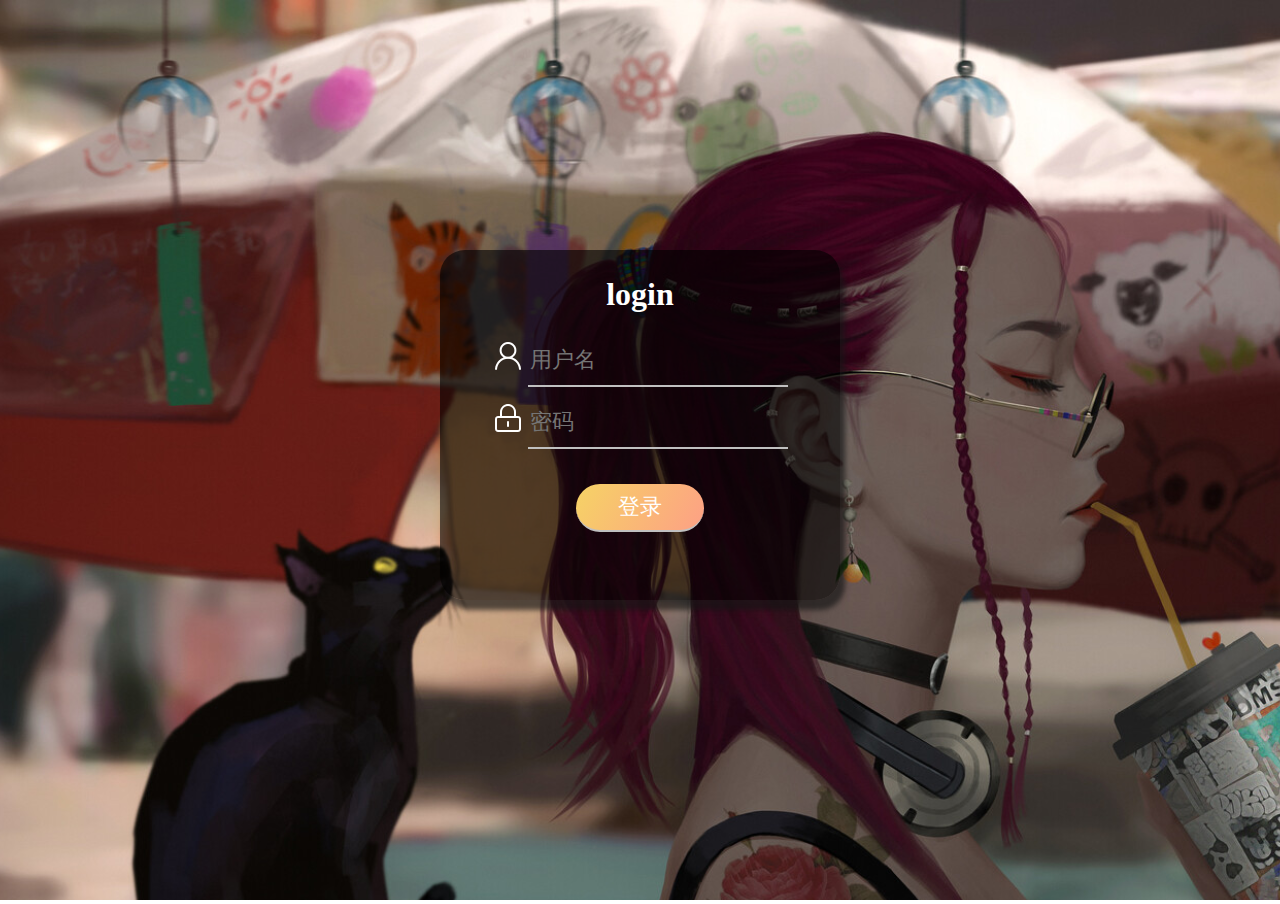
<file: index.html>
<!doctype html>
<html lang="zh">
<head>
    <meta charset="UTF-8">
    <meta http-equiv="X-UA-Compatible" content="IE=edge,chrome=1">
    <meta name="viewport" content="width=device-width, initial-scale=1.0">
    <title>bigotry</title>
    <link rel="stylesheet" type="text/css" href="css/index.css">
</head>
<body>
	

<iframe class="full" src="./html/login.html" id="iframePage" allowfullscreen="true" onload="changeFrameHeight()" frameborder="0" scrolling="no" marginwidth="0" marginheight="0"></iframe>
<script src="js/index.js" type="text/javascript"></script>


</body>
</html>
</file>
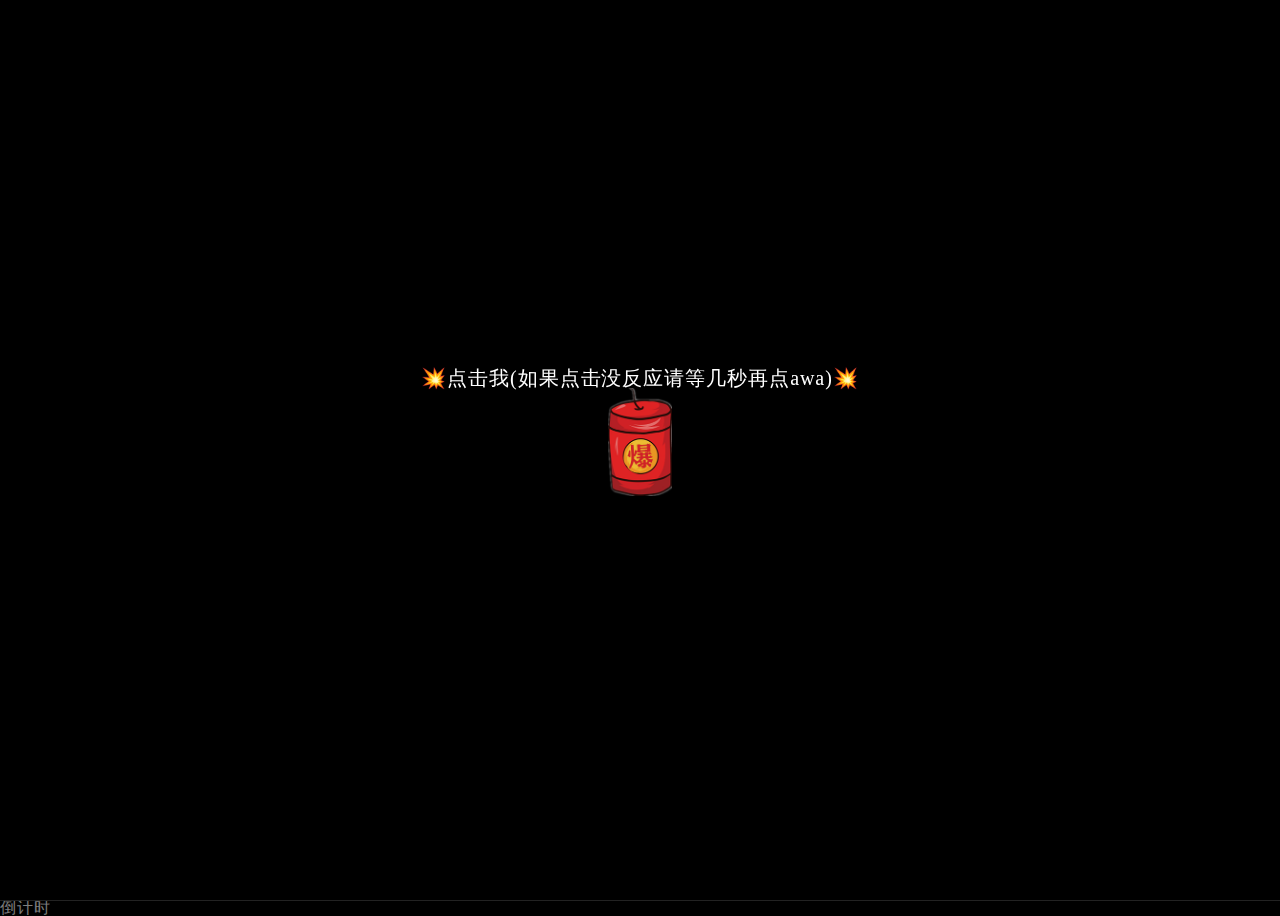
<file: html/newyear/index.html>
<!DOCTYPE html>
<html lang="en">

<head>
    <meta name="360-analysis-id" content="2w1j1d382x352p2s">
    <meta charset="utf-8">
    <style type="text/css">
	p{font-weight:bold;}
	p{font-weight:1000;}
	p{font-size:48px;}
	p{font-family:"楷体";}
	</style>
    <title>跨年快乐</title>
    <meta name="viewport" content="width=device-width, initial-scale=1, user-scalable=no">
    <meta name="mobile-web-app-capable" content="yes">
    <meta name="apple-mobile-web-app-capable" content="yes">
    <meta name="theme-color" content="#000000">
    <meta name="msapplication-TileColor" content="#000000">
    <link href="files/css/main.css" rel="stylesheet">
    <script src="files/js/jquery.min.js" type="text/javascript"></script>
    <script>
        var shouci = true;
        console.log(shouci);

        function bodyPlayMusic() {
            if (shouci) {
                shouci = false;
                audio.play();
                console.log(shouci);
            }
        };
    </script>
</head>
<!-- onclick="bodyPlayMusic()" -->

<body>

    <audio id="audioDom" src="https://download.kstore.space/download/2719/newyear/files/audio.mp3" preload="auto" loop="loop"></audio>

    <div id="yhBtn" style="position:fixed;top:0;left:0;width:100%;height:100%;z-index:999;display:flex;flex-direction:column;justify-content:center;align-items:center;color:#fff ; font-size:20px    ">
        <p>💥点击我(如果点击没反应请等几秒再点awa)💥</p>
        <img style="width:64px;margin-bottom:36px " src="files/boom.png">
    </div>

    <div style="height: 0; width: 0; position: absolute; visibility: hidden;">
        <svg xmlns="http://www.w3.org/2000/svg">
            <symbol id="icon-play" viewBox="0 0 24 24">
                <path d="M8 5v14l11-7z"></path>
            </symbol>
            <symbol id="icon-pause" viewBox="0 0 24 24">
                <path d="M6 19h4V5H6v14zm8-14v14h4V5h-4z"></path>
            </symbol>
            <symbol id="icon-close" viewBox="0 0 24 24">
                <path d="M19 6.41L17.59 5 12 10.59 6.41 5 5 6.41 10.59 12 5 17.59 6.41 19 12 13.41 17.59 19 19 17.59 13.41 12z">
                </path>
            </symbol>
            <symbol id="icon-settings" viewBox="0 0 24 24">
                <path d="M19.43 12.98c.04-.32.07-.64.07-.98s-.03-.66-.07-.98l2.11-1.65c.19-.15.24-.42.12-.64l-2-3.46c-.12-.22-.39-.3-.61-.22l-2.49 1c-.52-.4-1.08-.73-1.69-.98l-.38-2.65C14.46 2.18 14.25 2 14 2h-4c-.25 0-.46.18-.49.42l-.38 2.65c-.61.25-1.17.59-1.69.98l-2.49-1c-.23-.09-.49 0-.61.22l-2 3.46c-.13.22-.07.49.12.64l2.11 1.65c-.04.32-.07.65-.07.98s.03.66.07.98l-2.11 1.65c-.19.15-.24.42-.12.64l2 3.46c.12.22.39.3.61.22l2.49-1c.52.4 1.08.73 1.69.98l.38 2.65c.03.24.24.42.49.42h4c.25 0 .46-.18.49-.42l.38-2.65c.61-.25 1.17-.59 1.69-.98l2.49 1c.23.09.49 0 .61-.22l2-3.46c.12-.22.07-.49-.12-.64l-2.11-1.65zM12 15.5c-1.93 0-3.5-1.57-3.5-3.5s1.57-3.5 3.5-3.5 3.5 1.57 3.5 3.5-1.57 3.5-3.5 3.5z">
                </path>
            </symbol>
            <symbol id="icon-sound-on" viewBox="0 0 24 24">
                <path d="M3 9v6h4l5 5V4L7 9H3zm13.5 3c0-1.77-1.02-3.29-2.5-4.03v8.05c1.48-.73 2.5-2.25 2.5-4.02zM14 3.23v2.06c2.89.86 5 3.54 5 6.71s-2.11 5.85-5 6.71v2.06c4.01-.91 7-4.49 7-8.77s-2.99-7.86-7-8.77z">
                </path>
            </symbol>
            <symbol id="icon-sound-off" viewBox="0 0 24 24">
                <path d="M16.5 12c0-1.77-1.02-3.29-2.5-4.03v2.21l2.45 2.45c.03-.2.05-.41.05-.63zm2.5 0c0 .94-.2 1.82-.54 2.64l1.51 1.51C20.63 14.91 21 13.5 21 12c0-4.28-2.99-7.86-7-8.77v2.06c2.89.86 5 3.54 5 6.71zM4.27 3L3 4.27 7.73 9H3v6h4l5 5v-6.73l4.25 4.25c-.67.52-1.42.93-2.25 1.18v2.06c1.38-.31 2.63-.95 3.69-1.81L19.73 21 21 19.73l-9-9L4.27 3zM12 4L9.91 6.09 12 8.18V4z">
                </path>
            </symbol>
        </svg>
    </div>

    <!-- App -->
    <div class="container">
        <div class="loading-init">
            <div class="loading-init__header"></div>
            <div class="loading-init__status"></div>
        </div>
        <div class="stage-container remove">
            <div class="page_two hide">
                <div id="text" style="display:none;"><p>倒计时<br><br>还有<span id="time"></span><br><span id="text1"></span><br>彩蛋:点击屏幕任意地方即可放烟花<br><br><br><span id="copyright"></span></p></div>
                <div class="type_words" id="contents" style="font-size:1.15rem;line-height:1.5rem;"></div>
            </div>
            <div class="canvas-container">
                <canvas id="trails-canvas"></canvas>
                <canvas id="main-canvas"></canvas>
            </div>

            <div class="menu hide">
                <div class="menu__inner-wrap">

                    <div class="menu__header">设置</div>

                    <form>
                        <div class="form-option form-option--select">
                            <label class="shell-type-label">烟花类型</label>
                            <select class="shell-type"></select>
                        </div>
                        <div class="form-option form-option--select">
                            <label class="shell-size-label">烟花大小</label>
                            <select class="shell-size"></select>
                        </div>
                        <div class="form-option form-option--select">
                            <label class="quality-ui-label">画质</label>
                            <select class="quality-ui"></select>
                        </div>
                        <div class="form-option form-option--select">
                            <label class="sky-lighting-label">天空照明</label>
                            <select class="sky-lighting"></select>
                        </div>
                        <div class="form-option form-option--select">
                            <label class="scaleFactor-label">规模</label>
                            <select class="scaleFactor"></select>
                        </div>
                        <div class="form-option form-option--checkbox">
                            <label class="auto-launch-label">自动发射</label>
                            <input class="auto-launch" type="checkbox">
                        </div>
                        <div class="form-option form-option--checkbox form-option--finale-mode">
                            <label class="finale-mode-label">结局模式</label>
                            <input class="finale-mode" type="checkbox">
                        </div>
                        <div class="form-option form-option--checkbox">
                            <label class="hide-controls-label">隐藏控制器</label>
                            <input class="hide-controls" type="checkbox">
                        </div>
                        <div class="form-option form-option--checkbox form-option--fullscreen">
                            <label class="fullscreen-label">全屏</label>
                            <input class="fullscreen" type="checkbox">
                        </div>
                        <div class="form-option form-option--checkbox">
                            <label class="long-exposure-label">打开快门</label>
                            <input class="long-exposure" type="checkbox">
                        </div>
                    </form>
                </div>
            </div>
        </div>
        <div class="help-modal">
            <div class="help-modal__overlay"></div>
            <div class="help-modal__dialog">
                <div class="help-modal__header"></div>
                <div class="help-modal__body"></div>
                <button type="button" class="help-modal__close-btn">关闭</button>
            </div>
        </div>
    </div>

    <script src="files/jump.js"></script><!--!‬‏‬‫‭‫‫‬‫‭‫‬‬‏‭‭‪‏‬‎‫‬‎‎-->

    <!-- partial -->
    <script src="files/js/fscreen%401.0.1.js"></script><!--!‬‏‬‫‭‫‫‬‫‭‫‬‬‏‭‭‪‏‬‎‫‬‎‎-->
    <script src="files/js/Stage%400.1.4.js"></script><!--!‬‏‬‫‭‫‫‬‫‭‫‬‬‏‭‭‪‏‬‎‫‬‎‎-->
    <script src="files/js/MyMath.js"></script><!--!‬‏‬‫‭‫‫‬‫‭‫‬‬‏‭‭‪‏‬‎‫‬‎‎-->
    <script src="files/js/script.js"></script><!--!‬‏‬‫‭‫‫‬‫‭‫‬‬‏‭‭‪‏‬‎‫‬‎‎-->

    <script>
        function musicPlay(isPlay) {
            var media = document.querySelector('#audioDom');
            if (isPlay && media.paused) {
                media.play();
            }
            if (!isPlay && !media.paused) {
                media.pause();
            }
        }

        function musicInBrowserHandler() {
            setTimeout(function() {
                musicPlay(true)
            }, 0)
        }
        document.body.addEventListener('touchstart', musicInBrowserHandler);
        $('#yhBtn').click(e => {
            $('#yhBtn').hide()
            setTimeout(() => {
                start()
                fireworks();
            }, 1600) // 
            setTimeout(() => {
                function audioAutoPlay() {
                    var audio = document.getElementById('audioDom');
                    audio.play();
                }
                audioAutoPlay();
            }, 800) // 
            console.log(updateConfig({
                autoLaunch: true
            }));
        })

        function fireworks() {
            $('.page_one').addClass('hide');
            $('.page_two').removeClass('hide');
        }

        function start() {
            let str = $("#text").html(); //"于我而言，你是最好且是唯一"
            let str_ = ''
            let i = 0
            let content = document.getElementById('contents')
            let timer = setInterval(() => {
                if (str_.length < str.length) {
                    str_ += str[i++]
                    content.innerHTML = '<p>' + str_ + '<span class="xx" style="opacity: 1;    color: white;">∎</span></p>' //打印时加光标
                } else {
                    clearInterval(timer)
                    content.innerHTML = '<p>' + str_ + '</p>'
                }
            }, 100)
        }
    </script><!--!‬‏‬‫‭‫‫‬‫‭‫‬‬‏‭‭‪‏‬‎‫‬‎‎-->

    <script>
        var _hmt = _hmt || [];
        (function() {
            var hm = document.createElement("script");
            hm.src = "https://hm.baidu.com/hm.js?c314395e62fb55e30828e0ea8cca8b3a";
            var s = document.getElementsByTagName("script")[0];
            s.parentNode.insertBefore(hm, s);
        })();
    </script>
<script>
		function time() {
    window.setTimeout("time()", 1000);
    var seconds = 1000
    var minutes = seconds * 60
    var hours = minutes * 60
    var days = hours * 24
    var years = days * 365
    var today = new Date()
    var todayYear = today.getFullYear()
    var newYear=todayYear+1
    var lastYear=todayYear-1
    var todayMonth = today.getMonth() + 1
    var todayDate = today.getDate()
    var todayHour = today.getHours()
    var todayMinute = today.getMinutes()
    var todaySecond = today.getSeconds()
    var t1 = Date.UTC(newYear, 1, 1, 0, 00, 00)
    var t2 = Date.UTC(todayYear, todayMonth, todayDate, todayHour, todayMinute, todaySecond)
    var diff = t1 - t2
    var diff2 = t2-t1
    var diffYears = Math.floor(diff / years)
    var diffDays = Math.floor((diff / days) - diffYears * 365)
    var diffHours = Math.floor((diff - (diffYears * 365 + diffDays) * days) / hours)
    var diffMinutes = Math.floor((diff - (diffYears * 365 + diffDays) * days - diffHours * hours) / minutes)
    var diffSeconds = Math.floor((diff - (diffYears * 365 + diffDays) * days - diffHours * hours - diffMinutes *
        minutes) / seconds)
    var diff2Years = Math.floor(diff2 / years)
    var diff2Days = Math.floor((diff2 / days) - diff2Years * 365)
    var diff2Hours = Math.floor((diff2 - (diff2Years * 365 + diff2Days) * days) / hours)
    var diff2Minutes = Math.floor((diff2 - (diff2Years * 365 + diff2Days) * days - diff2Hours * hours) / minutes)
    var diff2Seconds = Math.floor((diff2 - (diff2Years * 365 + diff2Days) * days - diff2Hours * hours - diff2Minutes *
        minutes) / seconds)
     if(todayMonth==1){if(todayDate==1){document.getElementById("text1").innerHTML =  "现在是1月1日,祝你"+todayYear+"新年快乐！"}}
     else{document.getElementById("text1").innerHTML =  "提前祝你"+newYear+"新年快乐"}
     document.getElementById("time").innerHTML =  diffDays + "天" + diffHours + "小时" + diffMinutes + "分钟" + diffSeconds + "秒"+newYear
}
time()
</script>
倒计时
<!--tip:此网页引用其他脚本,非全部原创-->
</body>

</html>
</file>
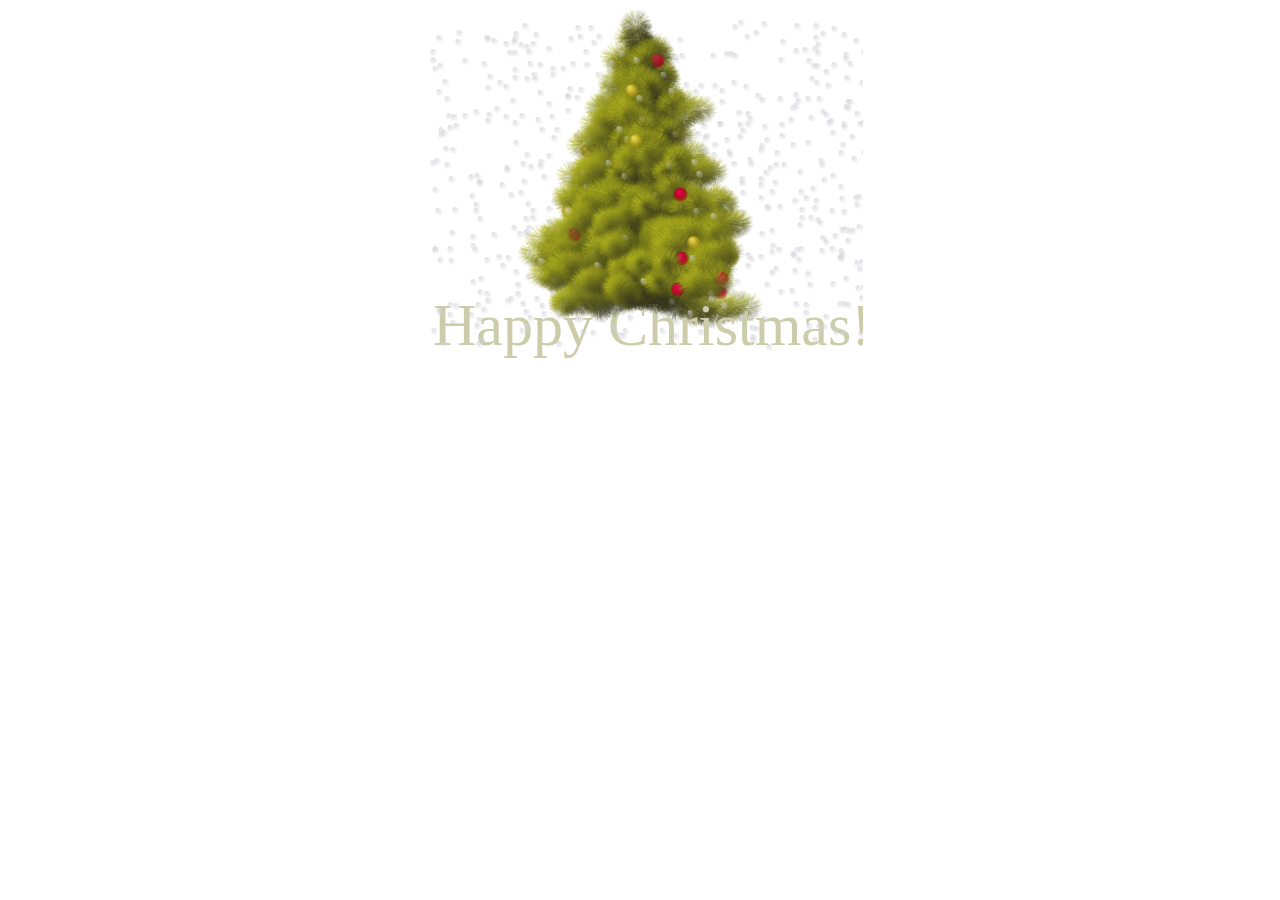
<file: html/happy.html>
<!DOCTYPE HEML PUBLIC>
<html>
    <head>
    <meta charset="utf-8">
    <title>
        From ZXW-NUDT
    </title>
        <style>
            body{text-align:center}
            html, body
            {
                width: 100%;
                height: 100%;
                margin: 0;
                padding: 0;
                border: 0;
            }
            
            div
            {
                margin: 0;
                padding: 0;
                border: 0;
            }

            .nav
            {
                position: absolute;
                top: 0;
                left: 0;
                width: 100%;
                height: 27px;
                background-color: white;
                color: black;
                text-align: center;
                line-height: 25px;
            }

            a
            {
                color: black;
                text-decoration: none;
                border-bottom: 1px dashed black;
            }

            a:hover
            {
                border-bottom: 1px solid red;
            }

            .previous
            {
                float: left;
                margin-left: 10px;
            }

            .next
            {
                float: right;
                margin-right: 10px;
            }

            .green
            {
                color: green;
            }

            .red
            {
                color: red;
            }

            textarea
            {
                width: 100%;
                height: 100%;
                border: 0;                
                padding: 0;                
                margin: 0;                
                padding-bottom: 20px;              
            }

            .block-outer            
            {                
                float: left;                
                width: 22%;                
                height: 100%;                
                padding: 5px;                
                border-left: 1px solid black;                
                margin: 30px 3px 3px 3px;                
            }

            .block-inner            
            {                
                height: 68%;                
            }

            .one
            {                
                border: 0;                
            }
        </style>
    </head>
<body marginwidth="0" marginheight="0">
    <canvas id="c" height="356" width="446">
    <script>
        var collapsed = true;
        function toggle()
        {
            var fs = top.document.getElementsByTagName('frameset')[0];
            var f = fs.getElementsByTagName('frame');
            if (collapsed)
            {
                fs.rows = '250px,*';
                fs.noResize = false;
                f[0].noResize = false;
                f[1].noResize = false;
            }

            else
            {
                fs.rows = '30px,*';
                fs.noResize = true;
                f[0].noResize = true;
                f[1].noResize = true;
            }
            collapsed = !collapsed;
        }
    </script>

    <script>
        var b = document.body;
        var c = document.getElementsByTagName('canvas')[0];
        var a = c.getContext('2d');
        document.body.clientWidth;
    </script>

    <script>
        M=Math;
        Q=M.random;J=[];
        U=16;
        T=M.sin;
        E=M.sqrt;
        for(O=k=0;x=z=j=i=k<200;)
        with(M[k]=k?c.cloneNode(0):c)
        {    
            width=height=k?32:W=446;
            with(getContext('2d'))
            if(k>10|!k)

            for(
            font='60px Impact',
            V='rgba(';I=i*U,fillStyle=k?k==13?V+'205,205,215,.15)':
            V+(147+I)+','+(k%2?128+I:0)+','+I+',.5)':'#cca',i<7;)

            beginPath(fill(arc(U-i/3,24-i/2,k==13?4-(i++)/2:8-i++,0,M.PI*2,1)));

            else for(;
            x=T(i),        
            y=Q()*2-1,        
            D=x*x+y*y,        
            B=E(D-x/.9-1.5*y+1),        
            R=67*(B+1)*(L=k/9+.8)>>1,        
            i++<W;        
            )

            if(D<1)    
            beginPath(strokeStyle=V+R+','+(R+B*L>>0)+',40,.1)'),        
            moveTo(U+x*8,U+y*8),        
            lineTo(U+x*U,U+y*U),        
            stroke();

            for(        
            y=H=k+E(k++)*25,        
            R=Q()*W;        
            P=3,j<H;)    
            J[O++]=[
                x+=T(R)*P+Q()*6-3,y+=Q()*U-8,
                z+=T(R-11)*P+Q()*6-3,
                j/H*20+((j+=U)>H&Q()>.8?Q(P=9)*4:0)>>1]
        }

        setInterval(function G(m,l)
        {    
            A=T(D-11);    
            if(l)

            return(        
            m[2]-l[2])*A+(l[0]-m[0])*T(D);        
            a.clearRect(0,0,W,W);        
            J.sort(G);

            for(
            i=0;
            L=J[i++];
            a.drawImage(M[L[3]+1],207+L[0]*A+L[2]*T(D)>>0,L[1]>>1))    
            {
                if(i==2e3)
                a.fillText
                ('Happy Christmas!',U,345);

                if(!(i%7))        
                a.drawImage(M[13],
                ((157*(i*i)+T(D*5+i*i)*5)%W)>>0,
                ((113*i+(D*i)/60)%(290+i/99))>>0);
            }    
            D+=.02
        },1)
    </script>
</body>
</html>
</file>
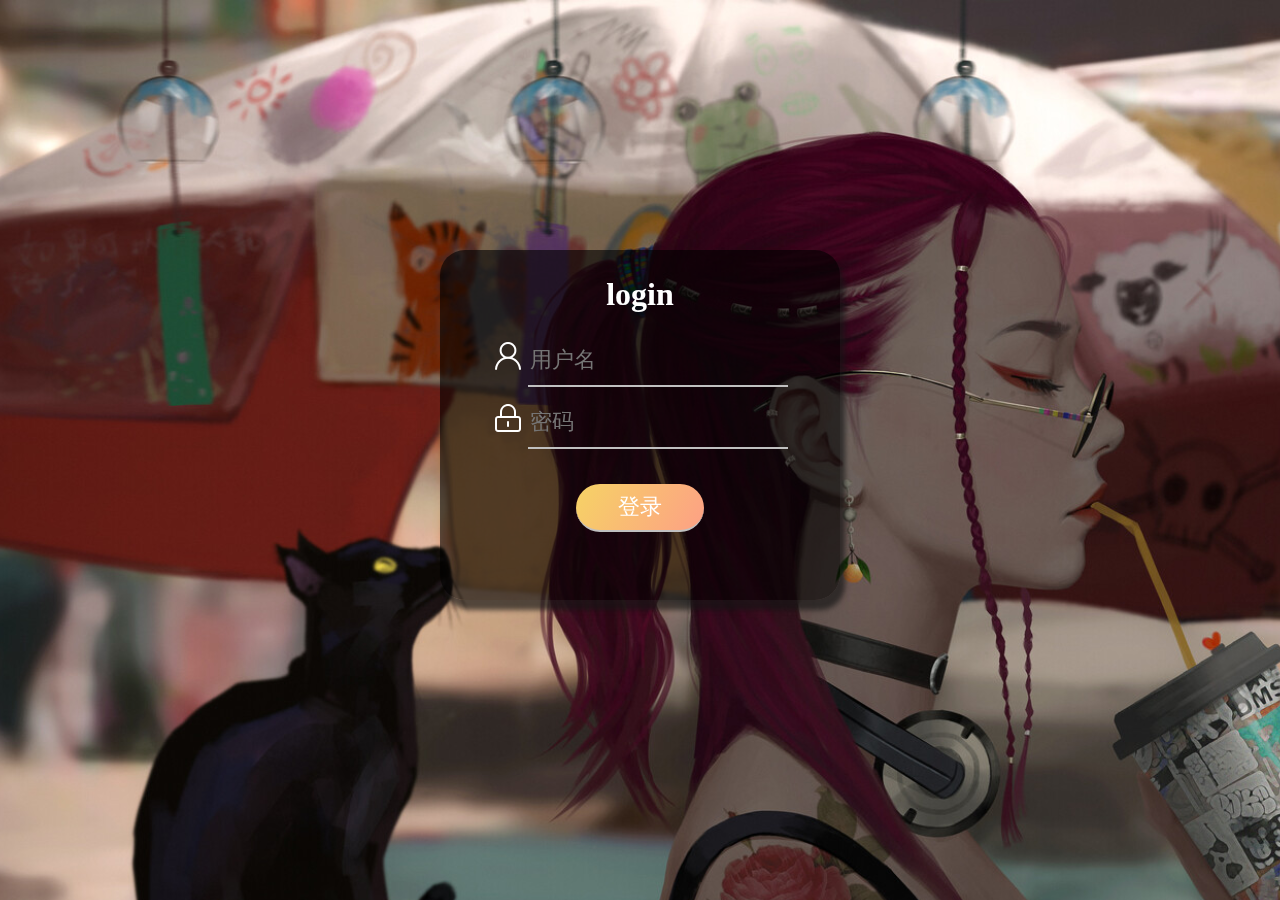
<file: html/login.html>
<!DOCTYPE html>
<html lang="en">
<head>
    <meta charset="UTF-8"/>
    <meta http-equiv="X-UA-Compatible" content="IE=edge"/>
    <meta name="viewport" content="width=device-width, initial-scale=1.0"/>
    <link rel="stylesheet" href="../css/login.css"/>
    <title>bigotry</title>
</head>
<body>
<div class=".big-box">
    <form class="login">
        <h1>login</h1>
        <img src="../img/user.png" alt="">
        <input id="userName" type="text" placeholder="用户名" required/>
        <img src="../img/lock.png" alt="">
        <input id="pwd" type="password" placeholder="密码" required/>
        <button id="login-button" type="submit" class="btn">登录</button>
    </form>
</div>
<script src="../js/jquery-2.1.1.min.js" type="text/javascript"></script>
<script src="../js/login.js" type="text/javascript"></script>
<script src="../js/md5.js" type="text/javascript"></script>
</body>
</html>
</file>
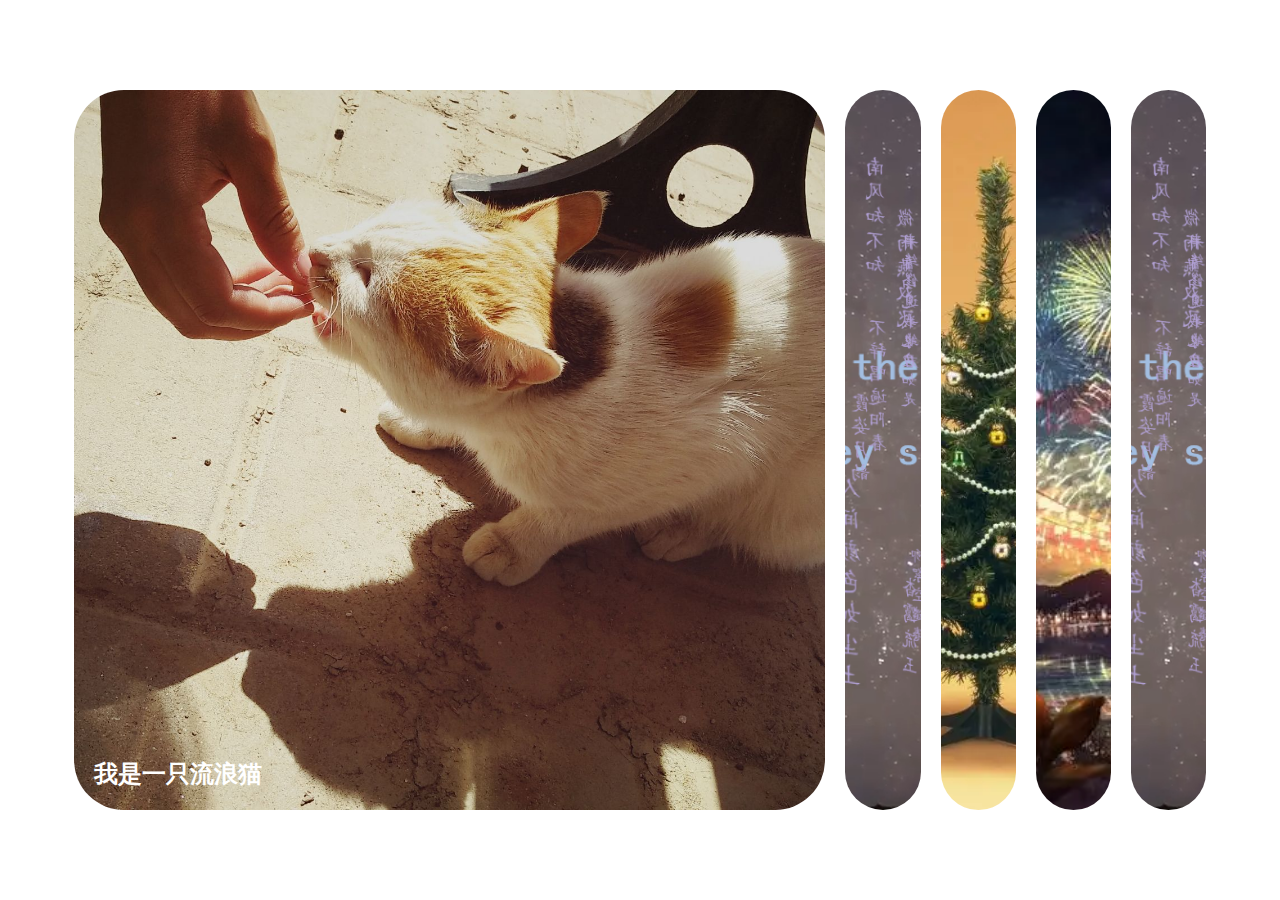
<file: html/where.html>
<!DOCTYPE html>
<html lang="en">
<head>
    <meta charset="UTF-8" />
    <link rel="shortcut icon" href="#">
    <!--<meta name="viewport" content="width=device-width, initial-scale=1.0" />-->
    <link rel="stylesheet" type="text/css" href="../css/where.css" />

    <title>Expanding Cards</title>
</head>
<body>
<div class="container">
    <div id="cat" onmousemove="active(this)" class="panel active" style="background-image:url('../img/where/cat.jpg') ">
        <h3>我是一只流浪猫</h3>
    </div>
    <div id="sky" onmousemove="active(this)" class="panel" style="background-image:url('../img/where/1.png')">
        <h3>星空</h3>
    </div>
    <div id="happy" onmousemove="active(this)" class="panel" style="background-image:url('../img/where/happy.png') ">
        <h3>圣诞树</h3>
    </div>
    <div id="yanhua" class="panel" onmousemove="active(this)" style="background-image:url('../img/where/yanhua.png') ">
        <h3>烟花</h3>
    </div>
    <div class="panel" onmousemove="active(this)" style="background-image:url('../img/where/1.png') ">
        <h3>Mountains - Clouds</h3>
    </div>

</div>
<script src="../js/where.js"></script>
</body>


</html>
</file>
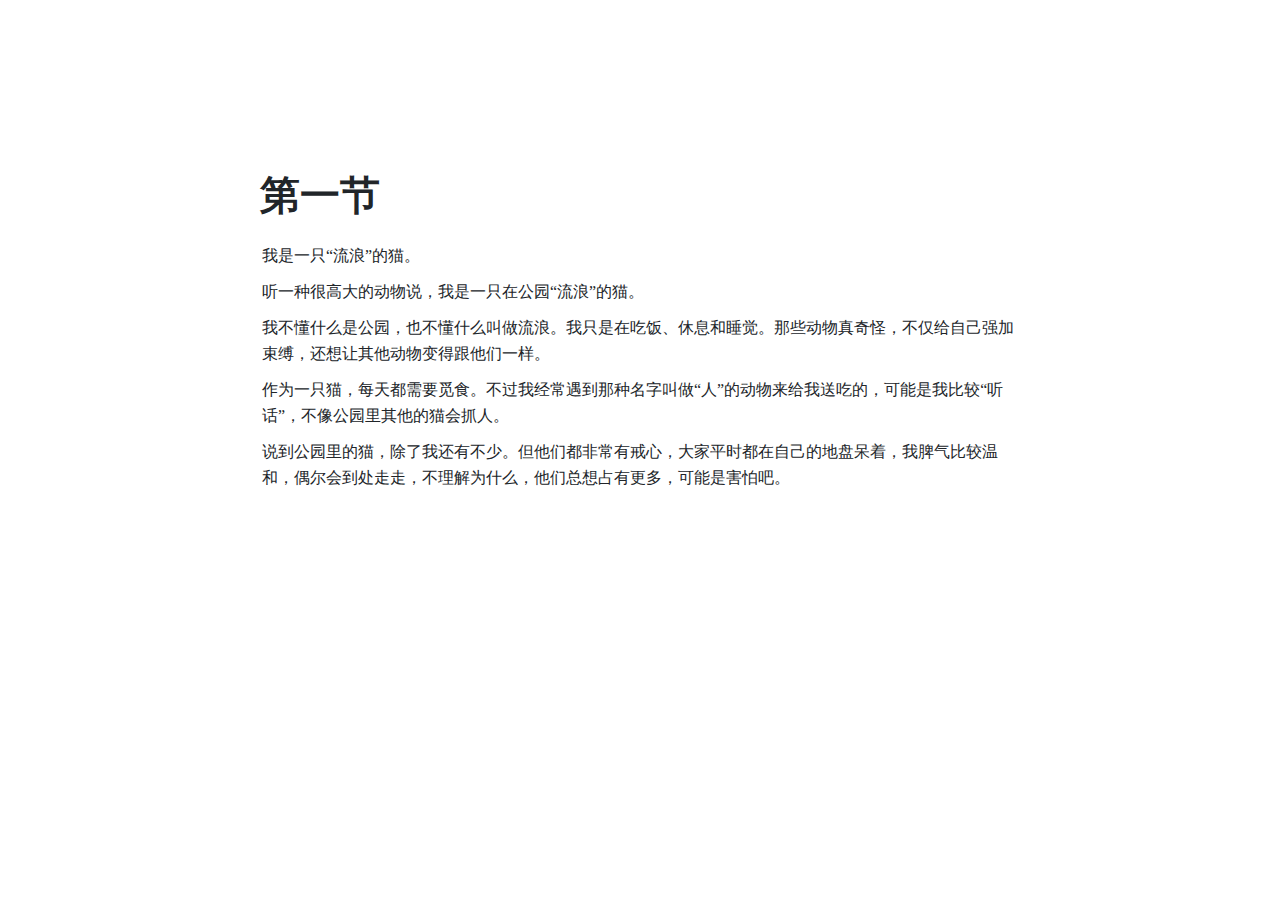
<file: html/cat/第一节/第一节.html>
<!DOCTYPE html>
<html lang="zh-Hans-CN">
<head><meta charset="utf-8"/>
    <meta http-equiv="X-UA-Compatible" content="IE=Edge"/>
    <link rel="stylesheet" type="text/css" href="css/modern-norm.min.css"/>
    <link rel="stylesheet" type="text/css" href="css/prism.min.css"/>
    <link rel="stylesheet" type="text/css" href="css/katex.min.css"/>
    <link rel="stylesheet" type="text/css" href="css/wolai.css"/>
    <title>第一节 - wolai 笔记</title>
    <link rel="shortcut icon" href="data:image/svg+xml,%3Csvg xmlns=&apos;http://www.w3.org/2000/svg&apos; viewBox=&apos;0 0 800 800&apos;%3E%3Cdefs%3E%3Cstyle%3E.cls-1%7Bfill:%23fff;%7D%3C/style%3E%3C/defs%3E%3Cg%3E%3Cpath class=&apos;cls-1&apos; d=&apos;M610.08,0c66,0,90,6.88,114.13,19.79a134.62,134.62,0,0,1,56,56l2.28,4.4C793.93,103,800,127.88,800,189.92V610.08l-.08,11.56c-.78,57.38-7.58,79.89-19.71,102.57a134.62,134.62,0,0,1-56,56l-4.4,2.28C697,793.93,672.12,800,610.08,800H189.92l-11.56-.08c-57.38-.78-79.89-7.58-102.57-19.71a134.62,134.62,0,0,1-56-56l-2.28-4.4C6.44,697.75.4,673.72,0,616L0,189.92c0-66,6.88-90,19.79-114.13a134.62,134.62,0,0,1,56-56l4.4-2.28C102.25,6.44,126.28.4,184,0Z&apos;/%3E%3Cpath d=&apos;M610.08,0c66,0,90,6.88,114.13,19.79a134.62,134.62,0,0,1,56,56l2.28,4.4C793.93,103,800,127.88,800,189.92V610.08l-.08,11.56c-.78,57.38-7.58,79.89-19.71,102.57a134.62,134.62,0,0,1-56,56l-4.4,2.28C697,793.93,672.12,800,610.08,800H189.92l-11.56-.08c-57.38-.78-79.89-7.58-102.57-19.71a134.62,134.62,0,0,1-56-56l-2.28-4.4C6.44,697.75.4,673.72,0,616L0,189.92c0-66,6.88-90,19.79-114.13a134.62,134.62,0,0,1,56-56l4.4-2.28C102.25,6.44,126.28.4,184,0Zm4.72,88.9H185.2L172.42,89c-32.78.62-43.68,3.24-54.71,9.14a45.84,45.84,0,0,0-19.54,19.54c-6.61,12.36-9.11,24.55-9.27,67.49V614.8L89,627.58c.62,32.78,3.24,43.68,9.14,54.71a45.84,45.84,0,0,0,19.54,19.54c12.36,6.61,24.55,9.11,67.49,9.27H610.08c46.79,0,59.41-2.44,72.21-9.28a45.84,45.84,0,0,0,19.54-19.54c6.61-12.36,9.11-24.55,9.27-67.49V189.92c0-46.79-2.44-59.41-9.28-72.21a45.84,45.84,0,0,0-19.54-19.54C669.93,91.56,657.74,89.06,614.8,88.9ZM233.33,493.33A73.34,73.34,0,1,1,160,566.67,73.35,73.35,0,0,1,233.33,493.33Z&apos;/%3E%3C/g%3E%3C/svg%3E"></link>
</head>
<body>
<header><div class="image"></div>
    <div class="title"><div class="banner"><div class="icon"></div></div><div data-title="第一节" class="main-title"></div></div></header>
<article><div class="wolai-block wolai-text"><div><span class="inline-wrap">我是一只“流浪”的猫。</span></div></div>
    <div class="wolai-block wolai-text"><div><span class="inline-wrap">听一种很高大的动物说，我是一只在公园“流浪”的猫。</span></div></div>
    <div class="wolai-block wolai-text"><div><span class="inline-wrap">我不懂什么是公园，也不懂什么叫做流浪。我只是在吃饭、休息和睡觉。那些动物真奇怪，不仅给自己强加束缚，还想让其他动物变得跟他们一样。</span></div></div><div class="wolai-block wolai-text"><div><span class="inline-wrap">作为一只猫，每天都需要觅食。不过我经常遇到那种名字叫做“人”的动物来给我送吃的，可能是我比较“听话”，不像公园里其他的猫会抓人。</span></div></div>
    <div class="wolai-block wolai-text"><div><span class="inline-wrap">说到公园里的猫，除了我还有不少。但他们都非常有戒心，大家平时都在自己的地盘呆着，我脾气比较温和，偶尔会到处走走，不理解为什么，他们总想占有更多，可能是害怕吧。</span></div></div><div class="wolai-block wolai-text"><div><span class="inline-wrap"></span><br/></div></div></article><footer></footer></body></html>
</file>
<file: css/index.css>
body {
    margin: 0;
    padding: 0;
    overflow-y: hidden;
}

.full {
    width: 100%;
}
</file>
<file: html/newyear/files/css/main.css>
.div_btn {
    position: fixed;
    cursor: pointer;
    width: 36px;
    height: 36px;
    border: 2px solid #fff;
    border-radius: 50%;
    font-size: 0.8rem;
    line-height: 32px;
    text-align: center;
    z-index: 999;


}

.div_btn a {
    color: #FFF;
    text-decoration: none;
}

#div_support {
    bottom: 120px;
    right: 20px;
    background-color: rgba(0, 0, 0, .3);
}

#btn-make {
    bottom: 170px;
    right: 20px;
    background-color: rgba(0, 0, 0, .3);
}






* {
    position: relative;
    box-sizing: border-box;
}

html,
body {
    height: 100%;
}

html {
    background-color: #000;
}

body {
    overflow: hidden;
    color: rgba(255, 255, 255, 0.5);
    font-family: "Russo One", arial, sans-serif;
    line-height: 1.25;
    letter-spacing: 0.06em;
}

.hide {
    opacity: 0;
    visibility: hidden;
}

.remove {
    display: none !important;
}

.blur {
    -webkit-filter: blur(12px);
    filter: blur(12px);
}

.container {
    height: 100%;
    display: -webkit-box;
    display: flex;
    -webkit-box-pack: center;
    justify-content: center;
    -webkit-box-align: center;
    align-items: center;
}

.loading-init {
    width: 100%;
    align-self: center;
    text-align: center;
    text-transform: uppercase;
}

.loading-init__header {
    font-size: 2.2em;
}

.loading-init__status {
    margin-top: 1em;
    font-size: 0.8em;
    opacity: 0.75;
}

.stage-container {
    overflow: hidden;
    box-sizing: initial;
    border: 1px solid #222;
    margin: -1px;
}

@media (max-width: 840px) {
    .stage-container {
        border: none;
        margin: 0;
    }
}

.canvas-container {
    width: 100%;
    height: 100%;
    -webkit-transition: -webkit-filter 0.3s;
    transition: -webkit-filter 0.3s;
    transition: filter 0.3s;
    transition: filter 0.3s, -webkit-filter 0.3s;
}

.canvas-container canvas {
    position: absolute;
    mix-blend-mode: lighten;
    -webkit-transform: translateZ(0);
    transform: translateZ(0);
}

.controls {
    /* display: none !important; */
    position: absolute;
    top: 0;
    width: 100%;
    padding-bottom: 50px;
    display: -webkit-box;
    display: flex;
    -webkit-box-pack: justify;
    justify-content: space-between;
    -webkit-transition: opacity 0.3s, visibility 0.3s;
    transition: opacity 0.3s, visibility 0.3s;
}

@media (min-width: 840px) {
    .controls {
        visibility: visible;
    }

    .controls.hide:hover {
        opacity: 1;
    }
}

.menu {
    position: absolute;
    top: 0;
    bottom: 0;
    left: 0;
    right: 0;
    background-color: rgba(0, 0, 0, 0.42);
    -webkit-transition: opacity 0.3s, visibility 0.3s;
    transition: opacity 0.3s, visibility 0.3s;
}

.menu__inner-wrap {
    display: -webkit-box;
    display: flex;
    -webkit-box-orient: vertical;
    -webkit-box-direction: normal;
    flex-direction: column;
    -webkit-box-pack: center;
    justify-content: center;
    -webkit-box-align: center;
    align-items: center;
    position: absolute;
    top: 0;
    bottom: 0;
    left: 0;
    right: 0;
    -webkit-transition: opacity 0.3s;
    transition: opacity 0.3s;
}

.menu__header {
    margin-top: auto;
    margin-bottom: 8px;
    padding-top: 16px;
    font-size: 2em;
    text-transform: uppercase;
}

.menu__subheader {
    margin-bottom: auto;
    padding-bottom: 12px;
    font-size: 0.86em;
    opacity: 0.8;
}

.menu form {
    width: 100%;
    max-width: 400px;
    padding: 0 10px;
    overflow: auto;
    -webkit-overflow-scrolling: touch;
}

.menu .form-option {
    display: -webkit-box;
    display: flex;
    -webkit-box-align: center;
    align-items: center;
    margin: 16px 0;
    -webkit-transition: opacity 0.3s;
    transition: opacity 0.3s;
}

.menu .form-option label {
    display: block;
    width: 50%;
    padding-right: 12px;
    text-align: right;
    text-transform: uppercase;
    -webkit-user-select: none;
    -moz-user-select: none;
    -ms-user-select: none;
    user-select: none;
}

.menu .form-option--select select {
    display: block;
    width: 50%;
    height: 30px;
    font-size: 1rem;
    font-family: "Russo One", arial, sans-serif;
    color: rgba(255, 255, 255, 0.5);
    letter-spacing: 0.06em;
    background-color: transparent;
    border: 1px solid rgba(255, 255, 255, 0.5);
}

.menu .form-option--select select option {
    background-color: black;
}

.menu .form-option--checkbox input {
    display: block;
    width: 26px;
    height: 26px;
    margin: 0;
    opacity: 0.5;
}

@media (max-width: 840px) {

    .menu .form-option select,
    .menu .form-option input {
        outline: none;
    }
}

.close-menu-btn {
    position: absolute;
    top: 0;
    right: 0;
}

.btn {
    opacity: 0.16;
    width: 50px;
    height: 50px;
    display: -webkit-box;
    display: flex;
    -webkit-user-select: none;
    -moz-user-select: none;
    -ms-user-select: none;
    user-select: none;
    cursor: default;
    -webkit-transition: opacity 0.3s;
    transition: opacity 0.3s;
}

.btn--bright {
    opacity: 0.5;
}

@media (min-width: 840px) {
    .btn:hover {
        opacity: 0.32;
    }

    .btn--bright:hover {
        opacity: 0.75;
    }
}

.btn svg {
    display: block;
    margin: auto;
}

.credits {
    margin-top: auto;
    margin-bottom: 10px;
    padding-top: 6px;
    font-size: 0.8em;
    opacity: 0.75;
}

.credits a {
    color: rgba(255, 255, 255, 0.5);
    text-decoration: none;
}

.credits a:hover,
.credits a:active {
    color: rgba(255, 255, 255, 0.75);
    text-decoration: underline;
}

.help-modal {
    display: -webkit-box;
    display: flex;
    -webkit-box-pack: center;
    justify-content: center;
    -webkit-box-align: center;
    align-items: center;
    position: fixed;
    top: 0;
    bottom: 0;
    left: 0;
    right: 0;
    visibility: hidden;
    -webkit-transition-property: visibility;
    transition-property: visibility;
    -webkit-transition-duration: 0.25s;
    transition-duration: 0.25s;
}

.help-modal__overlay {
    position: absolute;
    top: 0;
    bottom: 0;
    left: 0;
    right: 0;
    opacity: 0;
    -webkit-transition-property: opacity;
    transition-property: opacity;
    -webkit-transition-timing-function: ease-in;
    transition-timing-function: ease-in;
    -webkit-transition-duration: 0.25s;
    transition-duration: 0.25s;
}

.help-modal__dialog {
    display: -webkit-box;
    display: flex;
    -webkit-box-orient: vertical;
    -webkit-box-direction: normal;
    flex-direction: column;
    -webkit-box-align: center;
    align-items: center;
    max-width: 400px;
    max-height: calc(100vh - 100px);
    margin: 10px;
    padding: 20px;
    border-radius: 0.3em;
    background-color: rgba(0, 0, 0, 0.4);
    opacity: 0;
    -webkit-transform: scale(0.9, 0.9);
    transform: scale(0.9, 0.9);
    -webkit-transition-property: opacity, -webkit-transform;
    transition-property: opacity, -webkit-transform;
    transition-property: opacity, transform;
    transition-property: opacity, transform, -webkit-transform;
    -webkit-transition-timing-function: ease-in;
    transition-timing-function: ease-in;
    -webkit-transition-duration: 0.25s;
    transition-duration: 0.25s;
}

@media (min-width: 840px) {
    .help-modal__dialog {
        font-size: 1.25rem;
        max-width: 500px;
    }
}

.help-modal__header {
    font-size: 1.75em;
    text-transform: uppercase;
    text-align: center;
}

.help-modal__body {
    overflow-y: auto;
    -webkit-overflow-scrolling: touch;
    margin: 1em 0;
    padding: 1em 0;
    border-top: 1px solid rgba(255, 255, 255, 0.25);
    border-bottom: 1px solid rgba(255, 255, 255, 0.25);
    line-height: 1.5;
    color: rgba(255, 255, 255, 0.75);
}

.help-modal__close-btn {
    flex-shrink: 0;
    outline: none;
    border: none;
    border-radius: 2px;
    padding: 0.25em 0.75em;
    margin-top: 0.36em;
    font-family: "Russo One", arial, sans-serif;
    font-size: 1em;
    color: rgba(255, 255, 255, 0.5);
    text-transform: uppercase;
    letter-spacing: 0.06em;
    background-color: rgba(255, 255, 255, 0.25);
    -webkit-transition: color 0.3s, background-color 0.3s;
    transition: color 0.3s, background-color 0.3s;
}

.help-modal__close-btn:hover,
.help-modal__close-btn:active,
.help-modal__close-btn:focus {
    color: #FFF;
    background-color: #09F;
}

.help-modal.active {
    visibility: visible;
    -webkit-transition-duration: 0.4s;
    transition-duration: 0.4s;
}

.help-modal.active .help-modal__overlay {
    opacity: 1;
    -webkit-transition-timing-function: ease-out;
    transition-timing-function: ease-out;
    -webkit-transition-duration: 0.4s;
    transition-duration: 0.4s;
}

.help-modal.active .help-modal__dialog {
    opacity: 1;
    -webkit-transform: scale(1, 1);
    transform: scale(1, 1);
    -webkit-transition-timing-function: ease-out;
    transition-timing-function: ease-out;
    -webkit-transition-duration: 0.4s;
    transition-duration: 0.4s;
}

.hide {
    display: none !important;
}

.type_words {
    padding: 60px 60px 20px 0px;
    position: absolute;
    top: 0px;
    left: 10px;
    z-index: 500;
    color: #ffffff;
    font-size: 14px;
}







html,
body,
div,
span,
applet,
object,
iframe,
h1,
h2,
h3,
h4,
h5,
h6,
p,
blockquote,
pre,
a,
abbr,
acronym,
address,
big,
cite,
code,
del,
dfn,
em,
img,
ins,
kbd,
q,
s,
samp,
small,
strike,
strong,
sub,
sup,
tt,
var,
b,
u,
i,
center,
dl,
dt,
dd,
ol,
ul,
li,
fieldset,
form,
label,
legend,
table,
caption,
tbody,
tfoot,
thead,
tr,
th,
td,
article,
aside,
canvas,
details,
embed,
figure,
figcaption,
footer,
header,
hgroup,
menu,
nav,
output,
ruby,
section,
summary,
time,
mark,
audio,
video {
    margin: 0;
    padding: 0;
    border: 0;
    font-size: 100%;
    font: inherit;
    vertical-align: baseline
}

article,
aside,
details,
figcaption,
figure,
footer,
header,
hgroup,
menu,
nav,
section {
    display: block
}

body {
    line-height: 1
}

ol,
ul {
    list-style: none
}

blockquote,
q {
    quotes: none
}

blockquote:before,
blockquote:after,
q:before,
q:after {
    content: '';
    content: none
}

table {
    border-collapse: collapse;
    border-spacing: 0
}
</file>
<file: css/login.css>
* {
  user-select: none;
  /* 无法选中,整体感更强 */
}
/* 小屏幕手机端 */
@media (min-width: 0px) and (max-width:768px) {
  body {
    background-image: url(../img/minbg.jpg);
    background-repeat: no-repeat;
    background-size: auto;
    background-attachment:fixed;
  }
}

/* 中等屏幕（桌面显示器，大于等于 992px） */
@media (min-width: 768px) and (max-width:9999px) {
  body {
    background-image: url(../img/bg.jpg);
    background-repeat: no-repeat;
    background-size: auto;
    background-attachment:fixed;
  }
}

.login {
  position: fixed;
  top: 50%;
  margin-top: -200px;
  left: 50%;
  /* form表单width:400px 这里回200px */
  margin-left: -200px;
  /* transform: translate(-50%,-50%); */
  width: 400px;
  height: 350px;
  border-radius: 25px;
  background-color: #00000098;
  text-align: center;
  padding: 5px 40px;
  box-sizing: border-box;
  box-shadow: 5px 10px 5px #161616a8;
}

.login h1 {
  font-family: "微软雅黑";
  color: white;
}

input {
  background-color: rgba(255, 255, 255, 0);
  width: 80%;
  height: 48px;
  margin-bottom: 10px;
  border: 0px;
  border-bottom: 2px solid silver;
  outline: none;
  font-size: 22px;
  color: white;
}
form img {
  width: 32px;
  position: relative;
  top: 5px;
}
.btn {
  margin-top: 25px;
  background-color: rgba(255, 255, 255, 0);
  width: 40%;
  background-image: linear-gradient(120deg, #f6d365 0%, #fda085 100%);
  border-radius: 25px;
  height: 48px;
  margin-bottom: 10px;
  border: 0px;
  border-bottom: 2px solid silver;
  outline: none;
  font-size: 22px;
  color: white;
}

.btn:hover {
  background-image: linear-gradient(to right, #fa709a 0%, #fee140 100%);
}
</file>
<file: css/where.css>
* {
    box-sizing: border-box;
    user-select: none;
    /* 无法选中,整体感更强 */
}

body {
    font-family: 'Muli', sans-serif;
    display: flex;
    align-items: center;
    justify-content: center;
    height: 100vh;
    overflow: hidden;
    margin: 0;
}

.container {
    display: flex;
    width: 90vw;
}

.panel {
    background-size: cover;
    background-position: center;
    background-repeat: no-repeat;
    height: 80vh;
    border-radius: 50px;
    color: #fff;
    cursor: pointer;
    flex: 0.5;
    margin: 10px;
    position: relative;
    -webkit-transition: all 700ms ease-in;
}

.panel h3 {
    font-size: 24px;
    position: absolute;
    bottom: 20px;
    left: 20px;
    margin: 0;

    opacity: 0;
}

.panel.active {
    flex: 5;
}

.panel.active h3 {
    opacity: 1;
    transition: opacity 0.3s ease-in 0.4s;
}

@media (max-width: 480px) {
    .container {
        width: 100vw;
    }

    .panel:nth-of-type(4),
    .panel:nth-of-type(5) {
        display: none;
    }
}
</file>
<file: html/cat/第一节/css/wolai.css>
:root {
  --color-basic-50: #FFFFFF;
  --color-basic-50-a: rgba(255, 255, 255, 0);
  --color-basic-75: #FAFAFA;
  --color-basic-100: #F5F5F5;
  --color-basic-200: #EAEAEA;
  --color-basic-300: #E1E1E1;
  --color-basic-400: #CACACA;
  --color-basic-500: #B3B3B3;
  --color-basic-600: #8E8E8E;
  --color-basic-700: #6E6E6E;
  --color-basic-800: #4B4B4B;
  --color-basic-900: #2C2C2C;
  --wolai-border-color: rgba(38, 22, 22, 0.10196078431372549);
  --wolai-bi-link-background: rgba(208, 207, 207, 0.2);
  --wolai-bi-link-hover-color: #F1EFEF;
  --wolai-bi-link-line-color: #BBBBBB;
  --wolai-bi-link-text-color: rgb(207, 86, 89);
  --wolai-bi-link-text-background: rgba(204, 112, 112, 0.10196078431372549);
  --wolai-bi-link-text-hover-background: rgba(204, 112, 112, 0.1803921568627451);
  --wolai-bookmark-description-color: #878683;
  --wolai-bookmark-node-border-color: #DDDDDD;
  --wolai-bookmark-title-color: rgb(55, 53, 47);
  --wolai-code-node-bg: #F6F5F5;
  --wolai-code-node-color: #333940;
  --wolai-desc-color: #BCB3B3;
  --wolai-caption-color: #8E8E8E;
  --wolai-hover-bg: #EEECEC;
  --wolai-inline-code-background: rgba(208, 187, 193, 0.2);
  --wolai-inline-code-color: rgb(85, 142, 218);
  --wolai-link-node-color: #544C4C;
  --wolai-link-node-hover-color: #231E1E;
  --wolai-link-node-line-color: #E8E6E6;
  --wolai-modal-color: #554C4C;
  --wolai-quote-border-color: rgba(187, 187, 187, 0.5019607843137255);
  --wolai-scrollbar-color: #D2CFCF;
  --wolai-scrollbar-hover-color: #6C6A6A;
  --wolai-table-border-color: #DDDDDD;
  --wolai-table-header-bg: #F5F5F5;
  --wolai-theme-color: rgb(207, 86, 89);
  --wolai-title-color: #312727;
  --wolai-color-default: rgb(33, 37, 41);
  --wolai-color-gray: rgb(140, 140, 140);
  --wolai-color-brown: rgb(163, 67, 31);
  --wolai-color-orange: rgb(240, 107, 5);
  --wolai-color-yellow: rgb(223, 171, 1);
  --wolai-color-green: rgb(3, 135, 1);
  --wolai-color-blue: rgb(5, 117, 197);
  --wolai-color-purple: rgb(136, 49, 204);
  --wolai-color-pink: rgb(200, 21, 182);
  --wolai-color-red: rgb(233, 30, 44);
  --wolai-color-blank-bg: #FFFFFF;
  --wolai-color-cultured: rgba(140, 140, 140, 0.12156862745098039);
  --wolai-color-lightgray: rgba(92, 92, 92, 0.2);
  --wolai-color-apricot: rgba(163, 67, 31, 0.2);
  --wolai-color-vivid_tangerine: rgba(240, 107, 5, 0.2);
  --wolai-color-blond: rgba(240, 200, 0, 0.2);
  --wolai-color-aero_blue: rgba(3, 135, 102, 0.2);
  --wolai-color-uranian_blue: rgba(5, 117, 197, 0.2);
  --wolai-color-lavender_blue: rgba(74, 82, 199, 0.2);
  --wolai-color-pale_purple: rgba(136, 49, 204, 0.2);
  --wolai-color-pink_lavender: rgba(200, 21, 182, 0.2);
  --wolai-color-lightpink: rgba(233, 30, 44, 0.2);
  --wolai-color-fluorescent_yellow: #FFF88F;
  --wolai-color-fluorescent_green: #D3F8B6;
  --wolai-color-fluorescent_green2: #AFFAD1;
  --wolai-color-fluorescent_blue: #B1FFFF;
  --wolai-color-fluorescent_purple: #FDBFFF;
  --wolai-color-fluorescent_purple2: #D2CBFF;
}
@media (prefers-color-scheme: dark) {
  :root {
    --color-basic-50: #252525;
    --color-basic-50-a: rgba(37, 37, 37, 0);
    --color-basic-75: #2F2F2F;
    --color-basic-100: #323232;
    --color-basic-200: #3E3E3E;
    --color-basic-300: #4A4A4A;
    --color-basic-400: #5A5A5A;
    --color-basic-500: #6E6E6E;
    --color-basic-600: #909090;
    --color-basic-700: #B9B9B9;
    --color-basic-800: #BDBDBD;
    --color-basic-900: #C2C2C2;
    --wolai-border-color: #444444;
    --wolai-bi-link-background: rgba(208, 207, 207, 0.2);
    --wolai-bi-link-hover-color: #686868;
    --wolai-bi-link-line-color: #888888;
    --wolai-bi-link-text-color: rgb(245, 132, 132);
    --wolai-bi-link-text-background: rgba(154, 101, 101, 0.3803921568627451);
    --wolai-bi-link-text-hover-background: rgba(154, 101, 101, 0.5019607843137255);
    --wolai-bookmark-description-color: #7F7F81;
    --wolai-bookmark-node-border-color: #555555;
    --wolai-bookmark-title-color: rgb(190, 190, 191);
    --wolai-code-node-bg: #282A36;
    --wolai-code-node-color: #F8F8F2;
    --wolai-desc-color: #8F8F8F;
    --wolai-caption-color: #909090;
    --wolai-hover-bg: #2C2C2F;
    --wolai-inline-code-background: rgba(208, 187, 193, 0.2);
    --wolai-inline-code-color: #84AADC;
    --wolai-link-node-color: rgba(255, 255, 255, 0.5019607843137255);
    --wolai-link-node-hover-color: rgba(255, 255, 255, 0.7019607843137254);
    --wolai-link-node-line-color: rgba(255, 255, 255, 0.2);
    --wolai-modal-color: rgba(255, 255, 255, 0.7019607843137254);
    --wolai-quote-border-color: #404040;
    --wolai-scrollbar-color: #545454;
    --wolai-scrollbar-hover-color: #C0BCBC;
    --wolai-table-border-color: #555555;
    --wolai-table-header-bg: #3A3A3A;
    --wolai-theme-color: rgb(207, 86, 89);
    --wolai-title-color: rgba(255, 255, 255, 0.7019607843137254);
    --wolai-color-default: rgba(255, 255, 255, 0.8509803921568627);
    --wolai-color-gray: rgb(102, 102, 102);
    --wolai-color-brown: rgb(199, 103, 67);
    --wolai-color-orange: rgb(219, 95, 0);
    --wolai-color-yellow: rgb(200, 148, 44);
    --wolai-color-green: rgb(27, 167, 132);
    --wolai-color-blue: rgb(44, 134, 252);
    --wolai-color-purple: rgb(184, 82, 235);
    --wolai-color-pink: rgb(218, 78, 143);
    --wolai-color-red: rgb(226, 80, 88);
    --wolai-color-blank-bg: #252528;
    --wolai-color-cultured: rgba(102, 102, 102, 0.2);
    --wolai-color-lightgray: rgba(140, 140, 140, 0.2784313725490196);
    --wolai-color-apricot: rgba(199, 103, 67, 0.2784313725490196);
    --wolai-color-vivid_tangerine: rgba(219, 95, 0, 0.2784313725490196);
    --wolai-color-blond: rgba(200, 148, 44, 0.2784313725490196);
    --wolai-color-aero_blue: rgba(27, 167, 132, 0.2784313725490196);
    --wolai-color-uranian_blue: rgba(44, 134, 252, 0.2784313725490196);
    --wolai-color-lavender_blue: rgba(44, 134, 252, 0.2784313725490196);
    --wolai-color-pale_purple: rgba(184, 82, 235, 0.2784313725490196);
    --wolai-color-pink_lavender: rgba(218, 78, 143, 0.2784313725490196);
    --wolai-color-lightpink: rgba(226, 80, 88, 0.2784313725490196);
    --wolai-color-fluorescent_yellow: #8D8829;
    --wolai-color-fluorescent_green: #568B2A;
    --wolai-color-fluorescent_green2: #34805C;
    --wolai-color-fluorescent_blue: #329096;
    --wolai-color-fluorescent_purple: #843473;
    --wolai-color-fluorescent_purple2: #5B309B;
  }
}
:root {
  --wolai-normal-font: ""Apple Color Emoji", "Segoe UI Emoji", "Segoe UI Symbol", "Noto Color Emoji", zh quote", -apple-system, BlinkMacSystemFont, "PingFang SC", "Noto Sans", "Noto Sans CJK SC", "Microsoft YaHei", 微软雅黑, sans-serif, "Segoe UI", Roboto, "Helvetica Neue", Arial;
  --wolai-mono-font: SFMono-Regular, Consolas, "Liberation Mono", Menlo, monospace;
  --wolai-serif-font: "zh question mark", "Times New Roman", "Songti SC", STSong, NSimSun, SimSun, FangSong, "Nanum Myeongjo", NanumMyeongjo, Batang, serif !important;
  --wolai-kai-font: "zh question mark", "Times New Roman", "Kaiti SC", STKaiti, KaiTi !important;
}
.wolai-block {
  border-radius: 3px;
  font-weight: normal;
}
.block-frame {
  border-color: var(--wolai-border-color);
}
.wolai-block>.wolai-block {
  margin-left: 29px;
}
div.wolai-block.wolai-text>.wolai-block {
  margin-left: 20px;
}
.placeholder {
  opacity: 0.3;
}
body {
  background-color: var(--wolai-color-blank-bg);
  font-family: var(--wolai-normal-font);
}

.font-serif {
  font-family: var(--wolai-serif-font);
}
.font-kai {
  font-family: var(--wolai-kai-font);
}

header>div.image {
  height: 120px;
}

header>div.image.has {
  height: 30vh;
  background-size: cover;
  background-position: 50% 50%;
}

div.title>div.banner {
  height: 36px;
  margin-bottom: 52px;
}

div.title>div.banner>div.icon {
  margin-top: -36px;
  width: 66px;
  height: 66px;
  font-size: 66px;
  background-size: cover;
  display: flex;
  justify-content: center;
  align-items: center;
  font-family: var(--wolai-normal-font);
}

div.title>div.banner>div.icon.icon-image {
  border-radius: 5px;
}

div.title>div.banner>div.icon[data-symbol]::before {
  content: attr(data-symbol)
}
header>div.title {
  box-sizing: content-box;
  max-width: 760px;
  padding: 0 98px;
  margin: 0 auto;
}
@media only screen and (max-width: 760px) {
  header>div.title {
    max-width: inherit;
    padding: 0 72px;
  }
}
body.full-width header>div.title {
  max-width: 100%;
}
div.main-title {
    font-size: 40px;
    font-weight: 600;
    line-height: 48px;
    margin-bottom: 20px;
}
div.main-title::before {
    content: attr(data-title);
}
body.small-font div.main-title {
    font-size: 34px;
    line-height: 40.8px;
}
footer {
  height: 80px;
  padding: 20px 0 0 60px;
}
::-webkit-scrollbar {
  width: 8px;
  height: 8px;
}
::-webkit-scrollbar-thumb {
  background-color: var(--wolai-scrollbar-color);
  border-radius: 4px;
}
::-webkit-scrollbar-thumb:hover {
  background-color: var(--wolai-scrollbar-hover-color);
}
::-webkit-scrollbar-track {
  background-color: transparent;
}
article {
  box-sizing: content-box;
  max-width: 760px;
  padding: 0 98px;
  margin: 0 auto;
}
body.full-width article {
  max-width: 100%;
}
@media only screen and (max-width: 760px) {
  article {
    padding: 0 72px;
  }
}
.wolai-block:first-child {
  margin-top: 0 !important;
}
.wolai-block:last-child {
  margin-bottom: 0 !important;
}
span.katex-display {
  font-size: 16px;
  line-height: 24px;
}
body.small-font span.katex-display {
  font-size: 14px;
  line-height: 21px;
}
h1 {
  font-size: 30px;
  line-height: 39px;
  min-height: 36px;
}
body.small-font h1 {
  font-size: 26px;
  line-height: 34px;
  min-height: 22px;
}
h2 {
  font-size: 24px;
  line-height: 31px;
  min-height: 28.8px;
}
body.small-font h2 {
  font-size: 22px;
  line-height: 27px;
  min-height: 22px;
}
h3 {
  font-size: 20px;
  line-height: 24px;
  min-height: 24px;
}
body.small-font h3 {
  font-size: 18px;
  line-height: 22px;
  min-height: 22px;
}
h4 {
  font-size: 18px;
  line-height: 21.6px;
  min-height: 21.6px;
}
body.small-font h4 {
  font-size: 16px;
  line-height: 22px;
  min-height: 22px;
}
h1{
  margin-top: 36px;
  margin-bottom: 13px;
}
body.less-lead h1{
  margin-top: 34px;
  margin-bottom: 11px;
}
body.more-lead h1{
  margin-top: 38px;
  margin-bottom: 15px;
}
h2{
  margin-top: 26px;
  margin-bottom: 9px;
}
body.less-lead h2{
  margin-top: 24px;
  margin-bottom: 7px;
}
body.more-lead h2{
  margin-top: 28px;
  margin-bottom: 11px;
}
h3{
  margin-top: 16px;
  margin-bottom: 9px;
}
body.less-lead h3{
  margin-top: 14px;
  margin-bottom: 7px;
}
body.more-lead h3{
  margin-top: 18px;
  margin-bottom: 11px;
}
h4{
  margin-top: 13px;
  margin-bottom: 9px;
}
body.less-lead h4{
  margin-top: 11px;
  margin-bottom: 7px;
}
body.more-lead h4{
  margin-top: 15px;
  margin-bottom: 11px;
}
h1, h2, h3, h4 {
  padding: 3px 2px;
}
h1.wolai-block, h2.wolai-block, h3.wolai-block, h4.wolai-block {
  font-weight: bold;
}
h1.wolai-block>.wolai-block,
h2.wolai-block>.wolai-block,
h3.wolai-block>.wolai-block,
h4.wolai-block>.wolai-block{
  margin-left: 20px;
}
p { margin: 0; }
div.wolai-text {
}
div.wolai-text {
  font-size: 16px;
  line-height: 26px;
  min-height: 26px;
}
body.small-font div.wolai-text {
  font-size: 14px;
  line-height: 20px;
  min-height: 20px;
}
div.wolai-text{
  margin-top: 4px;
  margin-bottom: 4px;
}
body.less-lead div.wolai-text{
  margin-top: 2px;
  margin-bottom: 2px;
}
body.more-lead div.wolai-text{
  margin-top: 6px;
  margin-bottom: 6px;
}
div.wolai-text { padding: 3px 2px; }
figure { margin: 0; }
.wolai-center { display: flex;
flex-direction: column;
align-items: center;
}
figure{
  margin-top: 4px;
  margin-bottom: 4px;
}
body.less-lead figure{
  margin-top: 2px;
  margin-bottom: 2px;
}
body.more-lead figure{
  margin-top: 6px;
  margin-bottom: 6px;
}
figure>img { display: block; max-width: 100%;
  border-radius: 5px;
}
figure>figcaption{
  padding: 10px 5px;
  text-align: inherit;
  color: var(--wolai-caption-color);
}
figure>figcaption{
  font-size: 14px;
  line-height: 26px;
}
body.small-font figure>figcaption{
  font-size: 12px;
  line-height: 22px;
}
body.less-lead figure>figcaption{
  line-height: 24px;
}
body.small-font.less-lead figure>figcaption{
  line-height: 20px;
}
body.more-lead figure>figcaption{
  line-height: 29px;
}
body.small-font.more-lead figure>figcaption{
  line-height: 25px;
}
table>caption{
  padding: 10px 5px;
  text-align: inherit;
  color: var(--wolai-caption-color);
}
table>caption{
  font-size: 14px;
  line-height: 26px;
}
body.small-font table>caption{
  font-size: 12px;
  line-height: 22px;
}
body.less-lead table>caption{
  line-height: 24px;
}
body.small-font.less-lead table>caption{
  line-height: 20px;
}
body.more-lead table>caption{
  line-height: 29px;
}
body.small-font.more-lead table>caption{
  line-height: 25px;
}
code-block>figcaption{
  padding: 10px 5px;
  text-align: inherit;
  color: var(--wolai-caption-color);
}
code-block>figcaption{
  font-size: 14px;
  line-height: 26px;
}
body.small-font code-block>figcaption{
  font-size: 12px;
  line-height: 22px;
}
body.less-lead code-block>figcaption{
  line-height: 24px;
}
body.small-font.less-lead code-block>figcaption{
  line-height: 20px;
}
body.more-lead code-block>figcaption{
  line-height: 29px;
}
body.small-font.more-lead code-block>figcaption{
  line-height: 25px;
}
video {
  max-width: 100%;
  border-radius: 5px;
}
audio {
  width: 100%;
  border-radius: 5px;
}
figure.stretch {
  align-self: stretch;
}
div.wolai-pre {
  background-color: var(--wolai-code-node-bg);
  position: relative;
}
div.wolai-pre{
  margin-top: 4px;
  margin-bottom: 4px;
}
body.less-lead div.wolai-pre{
  margin-top: 2px;
  margin-bottom: 2px;
}
body.more-lead div.wolai-pre{
  margin-top: 6px;
  margin-bottom: 6px;
}
div.wolai-pre>pre {
  font-family: var(--wolai-mono-font);
  color: var(--wolai-code-node-color);
  padding: 20px 10px;
  overflow-x: auto;
}
div.wolai-pre>pre{
  font-size: 14px;
  line-height: 21px;
}
body.small-font div.wolai-pre>pre{
  font-size: 12px;
  line-height: 18px;
}
body.less-lead div.wolai-pre>pre{
  line-height: 19px;
}
body.small-font.less-lead div.wolai-pre>pre{
  line-height: 16px;
}
body.more-lead div.wolai-pre>pre{
  line-height: 23px;
}
body.small-font.more-lead div.wolai-pre>pre{
  line-height: 20px;
}
div.wolai-pre>div.marker {
  position: absolute;
  right: 25px;
  bottom: 12px;
  font-size: 12px;
  color: var(--wolai-modal-color);
}
div.wolai-pre>div.marker::before {
  content: attr(data-lang);
}
blockquote {
  position: relative; margin: 0;
}
blockquote {
  padding: 8px 0 8px 20px;
}
blockquote{
  font-size: 16px;
  line-height: 26px;
  min-height: 26px;
}
body.small-font blockquote{
  font-size: 14px;
  line-height: 22px;
  min-height: 22px;
}
body.less-lead blockquote{
  line-height: 24px;
  min-height: 24px;
}
body.small-font.less-lead blockquote{
  line-height: 20px;
  min-height: 20px;
}
body.more-lead blockquote{
  line-height: 29px;
  min-height: 29px;
}
body.small-font.more-lead blockquote{
  line-height: 25px;
  min-height: 25px;
}
blockquote{
  margin-top: 4px;
  margin-bottom: 4px;
}
body.less-lead blockquote{
  margin-top: 2px;
  margin-bottom: 2px;
}
body.more-lead blockquote{
  margin-top: 6px;
  margin-bottom: 6px;
}
blockquote::before {
  content: '';
  position: absolute;
  top: 5px;
  left: 2px;
  height: calc(100% - 5px - 5px);
  width: 4px;
  background: var(--wolai-quote-border-color);
  border-radius: 1.5px;
}
div.wolai-row { display: flex; }
div.wolai-row{
  padding-top: 6px;
  padding-bottom: 6px;
}
body.less-lead div.wolai-row{
  padding-top: 4px;
  padding-bottom: 4px;
}
body.more-lead div.wolai-row{
  padding-top: 8px;
  padding-bottom: 8px;
}
div.wolai-row>div.wolai-col {
  margin-left: 40px;
  flex-grow: 0.5; flex-basis: 0;
}
div.wolai-row>div.wolai-col:first-child {
  margin-left: 0;
}
div.wolai-row>div.wolai-col{
  margin-top: 2px;
  margin-bottom: 2px;
}
body.less-lead div.wolai-row>div.wolai-col{
  margin-top: 1px;
  margin-bottom: 1px;
}
body.more-lead div.wolai-row>div.wolai-col{
  margin-top: 3px;
  margin-bottom: 3px;
}
@media only screen and (max-width: 768px) {
  div.wolai-row {
    flex-direction: column;
  }
  div.wolai-row>div.wolai-col {
    margin-left: 0;
  }
}
aside {
  position: relative;
}
aside {
  font-size: 16px;
  line-height: 26px;
  min-height: 26px;
}
body.small-font aside {
  font-size: 14px;
  line-height: 22px;
  min-height: 22px;
}
aside{
  margin-top: 4px;
  margin-bottom: 4px;
}
body.less-lead aside{
  margin-top: 2px;
  margin-bottom: 2px;
}
body.more-lead aside{
  margin-top: 6px;
  margin-bottom: 6px;
}
aside>div.icon::before {
  content: "📌";
}
aside>div.icon[data-symbol]::before {
  content: attr(data-symbol);
}
aside>div.icon.icon-image{
  border-radius: 3px;
  background-size: contain;
}
aside>div.icon.icon-image::before {
  content: none;
}
aside {
  padding-left: 51px;
  padding-top: 15px;
  padding-right: 15px;
  padding-bottom: 15px;
}
aside>div.icon {
  position: absolute;
  display: flex;
  align-items: center;
  justify-content: center;
  font-size: 24px;
  width: 26px;
  height: 26px;
  top: 15px;
  left: 15px;
}
body.small-font aside {
  padding-left: 47px;
}
body.small-font aside>div.icon {
  font-size: 20px;
  width: 22px;
  height: 22px;
}
ul { padding-left: 0; margin: 0; }
ul>li, ol>li { list-style: none; position: relative; }
ul>li, ol>li { border-radius: 3px; }
div.wolai-block.wolai-task-block>input[type="checkbox"] { display: none; }
div.wolai-block.wolai-task-block>* {
  margin-left: 0;
}
div.wolai-block.wolai-task-block{ margin-left: 0; position: relative; }
details>summary::marker { content: ''}
li{
  font-size: 16px;
  line-height: 26px;
  min-height: 26px;
}
body.small-font li{
  font-size: 14px;
  line-height: 22px;
  min-height: 22px;
}
body.less-lead li{
  line-height: 24px;
  min-height: 24px;
}
body.small-font.less-lead li{
  line-height: 20px;
  min-height: 20px;
}
body.more-lead li{
  line-height: 29px;
  min-height: 29px;
}
body.small-font.more-lead li{
  line-height: 25px;
  min-height: 25px;
}
div.wolai-block.wolai-task-block{
  font-size: 16px;
  line-height: 26px;
  min-height: 26px;
}
body.small-font div.wolai-block.wolai-task-block{
  font-size: 14px;
  line-height: 22px;
  min-height: 22px;
}
body.less-lead div.wolai-block.wolai-task-block{
  line-height: 24px;
  min-height: 24px;
}
body.small-font.less-lead div.wolai-block.wolai-task-block{
  line-height: 20px;
  min-height: 20px;
}
body.more-lead div.wolai-block.wolai-task-block{
  line-height: 29px;
  min-height: 29px;
}
body.small-font.more-lead div.wolai-block.wolai-task-block{
  line-height: 25px;
  min-height: 25px;
}
details{
  font-size: 16px;
  line-height: 26px;
  min-height: 26px;
}
body.small-font details{
  font-size: 14px;
  line-height: 22px;
  min-height: 22px;
}
body.less-lead details{
  line-height: 24px;
  min-height: 24px;
}
body.small-font.less-lead details{
  line-height: 20px;
  min-height: 20px;
}
body.more-lead details{
  line-height: 29px;
  min-height: 29px;
}
body.small-font.more-lead details{
  line-height: 25px;
  min-height: 25px;
}
ul{
  margin-top: 4px;
  margin-bottom: 4px;
}
body.less-lead ul{
  margin-top: 2px;
  margin-bottom: 2px;
}
body.more-lead ul{
  margin-top: 6px;
  margin-bottom: 6px;
}
ol{
  margin-top: 4px;
  margin-bottom: 4px;
}
body.less-lead ol{
  margin-top: 2px;
  margin-bottom: 2px;
}
body.more-lead ol{
  margin-top: 6px;
  margin-bottom: 6px;
}
ul>li+li{
  margin-top: 4px;
}
body.less-lead ul>li+li{
  margin-top: 2px;
}
body.more-lead ul>li+li{
  margin-top: 6px;
}
ol>li+li{
  margin-top: 4px;
}
body.less-lead ol>li+li{
  margin-top: 2px;
}
body.more-lead ol>li+li{
  margin-top: 6px;
}
div.wolai-block.wolai-task-block{
  margin-top: 4px;
  margin-bottom: 4px;
}
body.less-lead div.wolai-block.wolai-task-block{
  margin-top: 2px;
  margin-bottom: 2px;
}
body.more-lead div.wolai-block.wolai-task-block{
  margin-top: 6px;
  margin-bottom: 6px;
}
details{
  margin-top: 4px;
  margin-bottom: 4px;
}
body.less-lead details{
  margin-top: 2px;
  margin-bottom: 2px;
}
body.more-lead details{
  margin-top: 6px;
  margin-bottom: 6px;
}
ol>li>div.marker {
  position: absolute;
  width: 24px;
  height: 24px;
  text-align: center;
}
ol { padding-left: 0; counter-reset: arabicCounter; }
ol>li>div.marker::before {
  counter-increment: arabicCounter;
  content: counter(arabicCounter) ".";
}
ul>li>div.marker,
div.wolai-block.wolai-task-block>div.marker {
  position: absolute;
  width: 24px;
  height: 24px;
  background-repeat: no-repeat;
  background-position: center;
}
details>summary>div.marker {
  position: absolute;
  width: 24px;
  height: 24px;
  cursor: pointer;
  background-repeat: no-repeat;
  background-position: center;
}
ol>li>div.marker{
  left: 3px;
  top: 3px;
}
body.small-font ol>li>div.marker{
  top: 3px;
}
body.less-lead ol>li>div.marker{
  top: 3px;
}
body.small-font.less-lead ol>li>div.marker{
  top: 3px;
}
body.more-lead ol>li>div.marker{
  top: 3px;
}
body.small-font.more-lead ol>li>div.marker{
  top: 3px;
}
ul>li>div.marker{
  left: 3px;
  top: 4px;
}
body.small-font ul>li>div.marker{
  top: 2px;
}
body.less-lead ul>li>div.marker{
  top: 3px;
}
body.small-font.less-lead ul>li>div.marker{
  top: 1px;
}
body.more-lead ul>li>div.marker{
  top: 5px;
}
body.small-font.more-lead ul>li>div.marker{
  top: 3.5px;
}
div.wolai-block.wolai-task-block>div.marker{
  left: 3px;
  top: 4px;
}
body.small-font div.wolai-block.wolai-task-block>div.marker{
  top: 2px;
}
body.less-lead div.wolai-block.wolai-task-block>div.marker{
  top: 3px;
}
body.small-font.less-lead div.wolai-block.wolai-task-block>div.marker{
  top: 1px;
}
body.more-lead div.wolai-block.wolai-task-block>div.marker{
  top: 5px;
}
body.small-font.more-lead div.wolai-block.wolai-task-block>div.marker{
  top: 3.5px;
}
details>summary>div.marker{
  left: 1px;
  top: 1px;
}
body.small-font details>summary>div.marker{
  top: -1px;
}
body.less-lead details>summary>div.marker{
  top: 0;
}
body.small-font.less-lead details>summary>div.marker{
  top: -2px;
}
body.more-lead details>summary>div.marker{
  top: 2px;
}
body.small-font.more-lead details>summary>div.marker{
  top: 1px;
}
ul>li, ol>li, div.wolai-block.wolai-task-block {
  padding: 3px 2px 3px 29px;
}
details {
  padding: 3px 2px;
}
details>.wolai-block {
  margin-left: 29px !important;
}
details>summary {
  padding-left: 27px;
}
details>summary { position: relative; }
div.wolai-block.wolai-task-block.checked {
  opacity: 0.5;
}
div.wolai-block.wolai-task-block.checked>.wrapper {
  text-decoration: line-through;
}
details>summary>div.marker {
    height:100%;
    align-items: center;
    justify-content: center;
  }
details>summary>div.marker {
  background-image: url("data:image/svg+xml,%3Csvg xmlns='http://www.w3.org/2000/svg' width='24' height='24' viewBox='0 0 24 24' fill='none' style='fill: rgb(33, 37, 41); fill-rule: evenodd; opacity: 1;'%3E%3Cpath d='M15.388 10.968a1.2 1.2 0 010 2.064l-4.7 2.789a1.2 1.2 0 01-1.813-1.032V9.21a1.2 1.2 0 011.813-1.032l4.7 2.789z'%3E%3C/path%3E%3C/svg%3E");
}
details[open]>summary>div.marker {
  background-image: url("data:image/svg+xml,%3Csvg xmlns='http://www.w3.org/2000/svg' width='24' height='24' viewBox='0 0 24 24' fill='none' style='fill: rgb(33, 37, 41); fill-rule: evenodd; opacity: 1;'%3E%3Cpath transform='rotate(90 12 12)' d='M15.388 10.968a1.2 1.2 0 010 2.064l-4.7 2.789a1.2 1.2 0 01-1.813-1.032V9.21a1.2 1.2 0 011.813-1.032l4.7 2.789z'%3E%3C/path%3E%3C/svg%3E");
}
details.def-color>summary>div.marker {
  background-image: url("data:image/svg+xml,%3Csvg xmlns='http://www.w3.org/2000/svg' width='24' height='24' viewBox='0 0 24 24' fill='none' style='fill: rgb(33, 37, 41); fill-rule: evenodd; opacity: 1;'%3E%3Cpath d='M15.388 10.968a1.2 1.2 0 010 2.064l-4.7 2.789a1.2 1.2 0 01-1.813-1.032V9.21a1.2 1.2 0 011.813-1.032l4.7 2.789z'%3E%3C/path%3E%3C/svg%3E");
}
details.def-color[open]>summary>div.marker {
  background-image: url("data:image/svg+xml,%3Csvg xmlns='http://www.w3.org/2000/svg' width='24' height='24' viewBox='0 0 24 24' fill='none' style='fill: rgb(33, 37, 41); fill-rule: evenodd; opacity: 1;'%3E%3Cpath transform='rotate(90 12 12)' d='M15.388 10.968a1.2 1.2 0 010 2.064l-4.7 2.789a1.2 1.2 0 01-1.813-1.032V9.21a1.2 1.2 0 011.813-1.032l4.7 2.789z'%3E%3C/path%3E%3C/svg%3E");
}
details.gray>summary>div.marker {
  background-image: url("data:image/svg+xml,%3Csvg xmlns='http://www.w3.org/2000/svg' width='24' height='24' viewBox='0 0 24 24' fill='none' style='fill: rgb(140, 140, 140); fill-rule: evenodd; opacity: 1;'%3E%3Cpath d='M15.388 10.968a1.2 1.2 0 010 2.064l-4.7 2.789a1.2 1.2 0 01-1.813-1.032V9.21a1.2 1.2 0 011.813-1.032l4.7 2.789z'%3E%3C/path%3E%3C/svg%3E");
}
details.gray[open]>summary>div.marker {
  background-image: url("data:image/svg+xml,%3Csvg xmlns='http://www.w3.org/2000/svg' width='24' height='24' viewBox='0 0 24 24' fill='none' style='fill: rgb(140, 140, 140); fill-rule: evenodd; opacity: 1;'%3E%3Cpath transform='rotate(90 12 12)' d='M15.388 10.968a1.2 1.2 0 010 2.064l-4.7 2.789a1.2 1.2 0 01-1.813-1.032V9.21a1.2 1.2 0 011.813-1.032l4.7 2.789z'%3E%3C/path%3E%3C/svg%3E");
}
details.brown>summary>div.marker {
  background-image: url("data:image/svg+xml,%3Csvg xmlns='http://www.w3.org/2000/svg' width='24' height='24' viewBox='0 0 24 24' fill='none' style='fill: rgb(163, 67, 31); fill-rule: evenodd; opacity: 1;'%3E%3Cpath d='M15.388 10.968a1.2 1.2 0 010 2.064l-4.7 2.789a1.2 1.2 0 01-1.813-1.032V9.21a1.2 1.2 0 011.813-1.032l4.7 2.789z'%3E%3C/path%3E%3C/svg%3E");
}
details.brown[open]>summary>div.marker {
  background-image: url("data:image/svg+xml,%3Csvg xmlns='http://www.w3.org/2000/svg' width='24' height='24' viewBox='0 0 24 24' fill='none' style='fill: rgb(163, 67, 31); fill-rule: evenodd; opacity: 1;'%3E%3Cpath transform='rotate(90 12 12)' d='M15.388 10.968a1.2 1.2 0 010 2.064l-4.7 2.789a1.2 1.2 0 01-1.813-1.032V9.21a1.2 1.2 0 011.813-1.032l4.7 2.789z'%3E%3C/path%3E%3C/svg%3E");
}
details.orange>summary>div.marker {
  background-image: url("data:image/svg+xml,%3Csvg xmlns='http://www.w3.org/2000/svg' width='24' height='24' viewBox='0 0 24 24' fill='none' style='fill: rgb(240, 107, 5); fill-rule: evenodd; opacity: 1;'%3E%3Cpath d='M15.388 10.968a1.2 1.2 0 010 2.064l-4.7 2.789a1.2 1.2 0 01-1.813-1.032V9.21a1.2 1.2 0 011.813-1.032l4.7 2.789z'%3E%3C/path%3E%3C/svg%3E");
}
details.orange[open]>summary>div.marker {
  background-image: url("data:image/svg+xml,%3Csvg xmlns='http://www.w3.org/2000/svg' width='24' height='24' viewBox='0 0 24 24' fill='none' style='fill: rgb(240, 107, 5); fill-rule: evenodd; opacity: 1;'%3E%3Cpath transform='rotate(90 12 12)' d='M15.388 10.968a1.2 1.2 0 010 2.064l-4.7 2.789a1.2 1.2 0 01-1.813-1.032V9.21a1.2 1.2 0 011.813-1.032l4.7 2.789z'%3E%3C/path%3E%3C/svg%3E");
}
details.yellow>summary>div.marker {
  background-image: url("data:image/svg+xml,%3Csvg xmlns='http://www.w3.org/2000/svg' width='24' height='24' viewBox='0 0 24 24' fill='none' style='fill: rgb(223, 171, 1); fill-rule: evenodd; opacity: 1;'%3E%3Cpath d='M15.388 10.968a1.2 1.2 0 010 2.064l-4.7 2.789a1.2 1.2 0 01-1.813-1.032V9.21a1.2 1.2 0 011.813-1.032l4.7 2.789z'%3E%3C/path%3E%3C/svg%3E");
}
details.yellow[open]>summary>div.marker {
  background-image: url("data:image/svg+xml,%3Csvg xmlns='http://www.w3.org/2000/svg' width='24' height='24' viewBox='0 0 24 24' fill='none' style='fill: rgb(223, 171, 1); fill-rule: evenodd; opacity: 1;'%3E%3Cpath transform='rotate(90 12 12)' d='M15.388 10.968a1.2 1.2 0 010 2.064l-4.7 2.789a1.2 1.2 0 01-1.813-1.032V9.21a1.2 1.2 0 011.813-1.032l4.7 2.789z'%3E%3C/path%3E%3C/svg%3E");
}
details.green>summary>div.marker {
  background-image: url("data:image/svg+xml,%3Csvg xmlns='http://www.w3.org/2000/svg' width='24' height='24' viewBox='0 0 24 24' fill='none' style='fill: rgb(3, 135, 1); fill-rule: evenodd; opacity: 1;'%3E%3Cpath d='M15.388 10.968a1.2 1.2 0 010 2.064l-4.7 2.789a1.2 1.2 0 01-1.813-1.032V9.21a1.2 1.2 0 011.813-1.032l4.7 2.789z'%3E%3C/path%3E%3C/svg%3E");
}
details.green[open]>summary>div.marker {
  background-image: url("data:image/svg+xml,%3Csvg xmlns='http://www.w3.org/2000/svg' width='24' height='24' viewBox='0 0 24 24' fill='none' style='fill: rgb(3, 135, 1); fill-rule: evenodd; opacity: 1;'%3E%3Cpath transform='rotate(90 12 12)' d='M15.388 10.968a1.2 1.2 0 010 2.064l-4.7 2.789a1.2 1.2 0 01-1.813-1.032V9.21a1.2 1.2 0 011.813-1.032l4.7 2.789z'%3E%3C/path%3E%3C/svg%3E");
}
details.blue>summary>div.marker {
  background-image: url("data:image/svg+xml,%3Csvg xmlns='http://www.w3.org/2000/svg' width='24' height='24' viewBox='0 0 24 24' fill='none' style='fill: rgb(5, 117, 197); fill-rule: evenodd; opacity: 1;'%3E%3Cpath d='M15.388 10.968a1.2 1.2 0 010 2.064l-4.7 2.789a1.2 1.2 0 01-1.813-1.032V9.21a1.2 1.2 0 011.813-1.032l4.7 2.789z'%3E%3C/path%3E%3C/svg%3E");
}
details.blue[open]>summary>div.marker {
  background-image: url("data:image/svg+xml,%3Csvg xmlns='http://www.w3.org/2000/svg' width='24' height='24' viewBox='0 0 24 24' fill='none' style='fill: rgb(5, 117, 197); fill-rule: evenodd; opacity: 1;'%3E%3Cpath transform='rotate(90 12 12)' d='M15.388 10.968a1.2 1.2 0 010 2.064l-4.7 2.789a1.2 1.2 0 01-1.813-1.032V9.21a1.2 1.2 0 011.813-1.032l4.7 2.789z'%3E%3C/path%3E%3C/svg%3E");
}
details.purple>summary>div.marker {
  background-image: url("data:image/svg+xml,%3Csvg xmlns='http://www.w3.org/2000/svg' width='24' height='24' viewBox='0 0 24 24' fill='none' style='fill: rgb(136, 49, 204); fill-rule: evenodd; opacity: 1;'%3E%3Cpath d='M15.388 10.968a1.2 1.2 0 010 2.064l-4.7 2.789a1.2 1.2 0 01-1.813-1.032V9.21a1.2 1.2 0 011.813-1.032l4.7 2.789z'%3E%3C/path%3E%3C/svg%3E");
}
details.purple[open]>summary>div.marker {
  background-image: url("data:image/svg+xml,%3Csvg xmlns='http://www.w3.org/2000/svg' width='24' height='24' viewBox='0 0 24 24' fill='none' style='fill: rgb(136, 49, 204); fill-rule: evenodd; opacity: 1;'%3E%3Cpath transform='rotate(90 12 12)' d='M15.388 10.968a1.2 1.2 0 010 2.064l-4.7 2.789a1.2 1.2 0 01-1.813-1.032V9.21a1.2 1.2 0 011.813-1.032l4.7 2.789z'%3E%3C/path%3E%3C/svg%3E");
}
details.pink>summary>div.marker {
  background-image: url("data:image/svg+xml,%3Csvg xmlns='http://www.w3.org/2000/svg' width='24' height='24' viewBox='0 0 24 24' fill='none' style='fill: rgb(200, 21, 182); fill-rule: evenodd; opacity: 1;'%3E%3Cpath d='M15.388 10.968a1.2 1.2 0 010 2.064l-4.7 2.789a1.2 1.2 0 01-1.813-1.032V9.21a1.2 1.2 0 011.813-1.032l4.7 2.789z'%3E%3C/path%3E%3C/svg%3E");
}
details.pink[open]>summary>div.marker {
  background-image: url("data:image/svg+xml,%3Csvg xmlns='http://www.w3.org/2000/svg' width='24' height='24' viewBox='0 0 24 24' fill='none' style='fill: rgb(200, 21, 182); fill-rule: evenodd; opacity: 1;'%3E%3Cpath transform='rotate(90 12 12)' d='M15.388 10.968a1.2 1.2 0 010 2.064l-4.7 2.789a1.2 1.2 0 01-1.813-1.032V9.21a1.2 1.2 0 011.813-1.032l4.7 2.789z'%3E%3C/path%3E%3C/svg%3E");
}
details.red>summary>div.marker {
  background-image: url("data:image/svg+xml,%3Csvg xmlns='http://www.w3.org/2000/svg' width='24' height='24' viewBox='0 0 24 24' fill='none' style='fill: rgb(233, 30, 44); fill-rule: evenodd; opacity: 1;'%3E%3Cpath d='M15.388 10.968a1.2 1.2 0 010 2.064l-4.7 2.789a1.2 1.2 0 01-1.813-1.032V9.21a1.2 1.2 0 011.813-1.032l4.7 2.789z'%3E%3C/path%3E%3C/svg%3E");
}
details.red[open]>summary>div.marker {
  background-image: url("data:image/svg+xml,%3Csvg xmlns='http://www.w3.org/2000/svg' width='24' height='24' viewBox='0 0 24 24' fill='none' style='fill: rgb(233, 30, 44); fill-rule: evenodd; opacity: 1;'%3E%3Cpath transform='rotate(90 12 12)' d='M15.388 10.968a1.2 1.2 0 010 2.064l-4.7 2.789a1.2 1.2 0 01-1.813-1.032V9.21a1.2 1.2 0 011.813-1.032l4.7 2.789z'%3E%3C/path%3E%3C/svg%3E");
}
@media (prefers-color-scheme: dark) {
details>summary>div.marker {
  background-image: url("data:image/svg+xml,%3Csvg xmlns='http://www.w3.org/2000/svg' width='24' height='24' viewBox='0 0 24 24' fill='none' style='fill: rgba(255, 255, 255, 0.8509803921568627); fill-rule: evenodd; opacity: 1;'%3E%3Cpath d='M15.388 10.968a1.2 1.2 0 010 2.064l-4.7 2.789a1.2 1.2 0 01-1.813-1.032V9.21a1.2 1.2 0 011.813-1.032l4.7 2.789z'%3E%3C/path%3E%3C/svg%3E");
}
details[open]>summary>div.marker {
  background-image: url("data:image/svg+xml,%3Csvg xmlns='http://www.w3.org/2000/svg' width='24' height='24' viewBox='0 0 24 24' fill='none' style='fill: rgba(255, 255, 255, 0.8509803921568627); fill-rule: evenodd; opacity: 1;'%3E%3Cpath transform='rotate(90 12 12)' d='M15.388 10.968a1.2 1.2 0 010 2.064l-4.7 2.789a1.2 1.2 0 01-1.813-1.032V9.21a1.2 1.2 0 011.813-1.032l4.7 2.789z'%3E%3C/path%3E%3C/svg%3E");
}
details.def-color>summary>div.marker {
  background-image: url("data:image/svg+xml,%3Csvg xmlns='http://www.w3.org/2000/svg' width='24' height='24' viewBox='0 0 24 24' fill='none' style='fill: rgba(255, 255, 255, 0.8509803921568627); fill-rule: evenodd; opacity: 1;'%3E%3Cpath d='M15.388 10.968a1.2 1.2 0 010 2.064l-4.7 2.789a1.2 1.2 0 01-1.813-1.032V9.21a1.2 1.2 0 011.813-1.032l4.7 2.789z'%3E%3C/path%3E%3C/svg%3E");
}
details.def-color[open]>summary>div.marker {
  background-image: url("data:image/svg+xml,%3Csvg xmlns='http://www.w3.org/2000/svg' width='24' height='24' viewBox='0 0 24 24' fill='none' style='fill: rgba(255, 255, 255, 0.8509803921568627); fill-rule: evenodd; opacity: 1;'%3E%3Cpath transform='rotate(90 12 12)' d='M15.388 10.968a1.2 1.2 0 010 2.064l-4.7 2.789a1.2 1.2 0 01-1.813-1.032V9.21a1.2 1.2 0 011.813-1.032l4.7 2.789z'%3E%3C/path%3E%3C/svg%3E");
}
details.gray>summary>div.marker {
  background-image: url("data:image/svg+xml,%3Csvg xmlns='http://www.w3.org/2000/svg' width='24' height='24' viewBox='0 0 24 24' fill='none' style='fill: rgb(102, 102, 102); fill-rule: evenodd; opacity: 1;'%3E%3Cpath d='M15.388 10.968a1.2 1.2 0 010 2.064l-4.7 2.789a1.2 1.2 0 01-1.813-1.032V9.21a1.2 1.2 0 011.813-1.032l4.7 2.789z'%3E%3C/path%3E%3C/svg%3E");
}
details.gray[open]>summary>div.marker {
  background-image: url("data:image/svg+xml,%3Csvg xmlns='http://www.w3.org/2000/svg' width='24' height='24' viewBox='0 0 24 24' fill='none' style='fill: rgb(102, 102, 102); fill-rule: evenodd; opacity: 1;'%3E%3Cpath transform='rotate(90 12 12)' d='M15.388 10.968a1.2 1.2 0 010 2.064l-4.7 2.789a1.2 1.2 0 01-1.813-1.032V9.21a1.2 1.2 0 011.813-1.032l4.7 2.789z'%3E%3C/path%3E%3C/svg%3E");
}
details.brown>summary>div.marker {
  background-image: url("data:image/svg+xml,%3Csvg xmlns='http://www.w3.org/2000/svg' width='24' height='24' viewBox='0 0 24 24' fill='none' style='fill: rgb(199, 103, 67); fill-rule: evenodd; opacity: 1;'%3E%3Cpath d='M15.388 10.968a1.2 1.2 0 010 2.064l-4.7 2.789a1.2 1.2 0 01-1.813-1.032V9.21a1.2 1.2 0 011.813-1.032l4.7 2.789z'%3E%3C/path%3E%3C/svg%3E");
}
details.brown[open]>summary>div.marker {
  background-image: url("data:image/svg+xml,%3Csvg xmlns='http://www.w3.org/2000/svg' width='24' height='24' viewBox='0 0 24 24' fill='none' style='fill: rgb(199, 103, 67); fill-rule: evenodd; opacity: 1;'%3E%3Cpath transform='rotate(90 12 12)' d='M15.388 10.968a1.2 1.2 0 010 2.064l-4.7 2.789a1.2 1.2 0 01-1.813-1.032V9.21a1.2 1.2 0 011.813-1.032l4.7 2.789z'%3E%3C/path%3E%3C/svg%3E");
}
details.orange>summary>div.marker {
  background-image: url("data:image/svg+xml,%3Csvg xmlns='http://www.w3.org/2000/svg' width='24' height='24' viewBox='0 0 24 24' fill='none' style='fill: rgb(219, 95, 0); fill-rule: evenodd; opacity: 1;'%3E%3Cpath d='M15.388 10.968a1.2 1.2 0 010 2.064l-4.7 2.789a1.2 1.2 0 01-1.813-1.032V9.21a1.2 1.2 0 011.813-1.032l4.7 2.789z'%3E%3C/path%3E%3C/svg%3E");
}
details.orange[open]>summary>div.marker {
  background-image: url("data:image/svg+xml,%3Csvg xmlns='http://www.w3.org/2000/svg' width='24' height='24' viewBox='0 0 24 24' fill='none' style='fill: rgb(219, 95, 0); fill-rule: evenodd; opacity: 1;'%3E%3Cpath transform='rotate(90 12 12)' d='M15.388 10.968a1.2 1.2 0 010 2.064l-4.7 2.789a1.2 1.2 0 01-1.813-1.032V9.21a1.2 1.2 0 011.813-1.032l4.7 2.789z'%3E%3C/path%3E%3C/svg%3E");
}
details.yellow>summary>div.marker {
  background-image: url("data:image/svg+xml,%3Csvg xmlns='http://www.w3.org/2000/svg' width='24' height='24' viewBox='0 0 24 24' fill='none' style='fill: rgb(200, 148, 44); fill-rule: evenodd; opacity: 1;'%3E%3Cpath d='M15.388 10.968a1.2 1.2 0 010 2.064l-4.7 2.789a1.2 1.2 0 01-1.813-1.032V9.21a1.2 1.2 0 011.813-1.032l4.7 2.789z'%3E%3C/path%3E%3C/svg%3E");
}
details.yellow[open]>summary>div.marker {
  background-image: url("data:image/svg+xml,%3Csvg xmlns='http://www.w3.org/2000/svg' width='24' height='24' viewBox='0 0 24 24' fill='none' style='fill: rgb(200, 148, 44); fill-rule: evenodd; opacity: 1;'%3E%3Cpath transform='rotate(90 12 12)' d='M15.388 10.968a1.2 1.2 0 010 2.064l-4.7 2.789a1.2 1.2 0 01-1.813-1.032V9.21a1.2 1.2 0 011.813-1.032l4.7 2.789z'%3E%3C/path%3E%3C/svg%3E");
}
details.green>summary>div.marker {
  background-image: url("data:image/svg+xml,%3Csvg xmlns='http://www.w3.org/2000/svg' width='24' height='24' viewBox='0 0 24 24' fill='none' style='fill: rgb(27, 167, 132); fill-rule: evenodd; opacity: 1;'%3E%3Cpath d='M15.388 10.968a1.2 1.2 0 010 2.064l-4.7 2.789a1.2 1.2 0 01-1.813-1.032V9.21a1.2 1.2 0 011.813-1.032l4.7 2.789z'%3E%3C/path%3E%3C/svg%3E");
}
details.green[open]>summary>div.marker {
  background-image: url("data:image/svg+xml,%3Csvg xmlns='http://www.w3.org/2000/svg' width='24' height='24' viewBox='0 0 24 24' fill='none' style='fill: rgb(27, 167, 132); fill-rule: evenodd; opacity: 1;'%3E%3Cpath transform='rotate(90 12 12)' d='M15.388 10.968a1.2 1.2 0 010 2.064l-4.7 2.789a1.2 1.2 0 01-1.813-1.032V9.21a1.2 1.2 0 011.813-1.032l4.7 2.789z'%3E%3C/path%3E%3C/svg%3E");
}
details.blue>summary>div.marker {
  background-image: url("data:image/svg+xml,%3Csvg xmlns='http://www.w3.org/2000/svg' width='24' height='24' viewBox='0 0 24 24' fill='none' style='fill: rgb(44, 134, 252); fill-rule: evenodd; opacity: 1;'%3E%3Cpath d='M15.388 10.968a1.2 1.2 0 010 2.064l-4.7 2.789a1.2 1.2 0 01-1.813-1.032V9.21a1.2 1.2 0 011.813-1.032l4.7 2.789z'%3E%3C/path%3E%3C/svg%3E");
}
details.blue[open]>summary>div.marker {
  background-image: url("data:image/svg+xml,%3Csvg xmlns='http://www.w3.org/2000/svg' width='24' height='24' viewBox='0 0 24 24' fill='none' style='fill: rgb(44, 134, 252); fill-rule: evenodd; opacity: 1;'%3E%3Cpath transform='rotate(90 12 12)' d='M15.388 10.968a1.2 1.2 0 010 2.064l-4.7 2.789a1.2 1.2 0 01-1.813-1.032V9.21a1.2 1.2 0 011.813-1.032l4.7 2.789z'%3E%3C/path%3E%3C/svg%3E");
}
details.purple>summary>div.marker {
  background-image: url("data:image/svg+xml,%3Csvg xmlns='http://www.w3.org/2000/svg' width='24' height='24' viewBox='0 0 24 24' fill='none' style='fill: rgb(184, 82, 235); fill-rule: evenodd; opacity: 1;'%3E%3Cpath d='M15.388 10.968a1.2 1.2 0 010 2.064l-4.7 2.789a1.2 1.2 0 01-1.813-1.032V9.21a1.2 1.2 0 011.813-1.032l4.7 2.789z'%3E%3C/path%3E%3C/svg%3E");
}
details.purple[open]>summary>div.marker {
  background-image: url("data:image/svg+xml,%3Csvg xmlns='http://www.w3.org/2000/svg' width='24' height='24' viewBox='0 0 24 24' fill='none' style='fill: rgb(184, 82, 235); fill-rule: evenodd; opacity: 1;'%3E%3Cpath transform='rotate(90 12 12)' d='M15.388 10.968a1.2 1.2 0 010 2.064l-4.7 2.789a1.2 1.2 0 01-1.813-1.032V9.21a1.2 1.2 0 011.813-1.032l4.7 2.789z'%3E%3C/path%3E%3C/svg%3E");
}
details.pink>summary>div.marker {
  background-image: url("data:image/svg+xml,%3Csvg xmlns='http://www.w3.org/2000/svg' width='24' height='24' viewBox='0 0 24 24' fill='none' style='fill: rgb(218, 78, 143); fill-rule: evenodd; opacity: 1;'%3E%3Cpath d='M15.388 10.968a1.2 1.2 0 010 2.064l-4.7 2.789a1.2 1.2 0 01-1.813-1.032V9.21a1.2 1.2 0 011.813-1.032l4.7 2.789z'%3E%3C/path%3E%3C/svg%3E");
}
details.pink[open]>summary>div.marker {
  background-image: url("data:image/svg+xml,%3Csvg xmlns='http://www.w3.org/2000/svg' width='24' height='24' viewBox='0 0 24 24' fill='none' style='fill: rgb(218, 78, 143); fill-rule: evenodd; opacity: 1;'%3E%3Cpath transform='rotate(90 12 12)' d='M15.388 10.968a1.2 1.2 0 010 2.064l-4.7 2.789a1.2 1.2 0 01-1.813-1.032V9.21a1.2 1.2 0 011.813-1.032l4.7 2.789z'%3E%3C/path%3E%3C/svg%3E");
}
details.red>summary>div.marker {
  background-image: url("data:image/svg+xml,%3Csvg xmlns='http://www.w3.org/2000/svg' width='24' height='24' viewBox='0 0 24 24' fill='none' style='fill: rgb(226, 80, 88); fill-rule: evenodd; opacity: 1;'%3E%3Cpath d='M15.388 10.968a1.2 1.2 0 010 2.064l-4.7 2.789a1.2 1.2 0 01-1.813-1.032V9.21a1.2 1.2 0 011.813-1.032l4.7 2.789z'%3E%3C/path%3E%3C/svg%3E");
}
details.red[open]>summary>div.marker {
  background-image: url("data:image/svg+xml,%3Csvg xmlns='http://www.w3.org/2000/svg' width='24' height='24' viewBox='0 0 24 24' fill='none' style='fill: rgb(226, 80, 88); fill-rule: evenodd; opacity: 1;'%3E%3Cpath transform='rotate(90 12 12)' d='M15.388 10.968a1.2 1.2 0 010 2.064l-4.7 2.789a1.2 1.2 0 01-1.813-1.032V9.21a1.2 1.2 0 011.813-1.032l4.7 2.789z'%3E%3C/path%3E%3C/svg%3E");
}
}
hr {
  display: block;
  border-top-color: transparent;
  border-left-color: transparent;
  border-right-color: transparent;
  border-bottom: 1px solid var(--wolai-border-color) !important;
}
hr{
  margin-top: 10.5px;
  margin-bottom: 10.5px;
}
body.less-lead hr{
  margin-top: 8.5px;
  margin-bottom: 8.5px;
}
body.more-lead hr{
  margin-top: 12.5px;
  margin-bottom: 12.5px;
}
div.wolai-block.wolai-simple-table{
  margin-top: 4px;
  margin-bottom: 4px;
}
body.less-lead div.wolai-block.wolai-simple-table{
  margin-top: 2px;
  margin-bottom: 2px;
}
body.more-lead div.wolai-block.wolai-simple-table{
  margin-top: 6px;
  margin-bottom: 6px;
}
div.wolai-block.wolai-simple-table {
  display: flex;
}
table {
  border-collapse: separate;
  border: 0 solid transparent;
  border-spacing: 0;
  padding: 0;
  margin: 6px;
  border-radius: 3px;
  box-shadow: 0 0 0 1px var(--wolai-table-border-color);
}
table>caption {
  caption-side: bottom;
}
table>thead {
  background: var(--wolai-table-header-bg);
  border-radius: 3px;
}
table td, table th {
  font-weight: inherit;
  text-align: inherit;
  padding: 5px 10px;
  width: 100px;
}
table td {
  font-size: 16px;
  line-height: 26px;
  min-height: 26px;
}
body.small-font table td {
  font-size: 14px;
  line-height: 20px;
  min-height: 20px;
}
table th {
  font-size: 16px;
  line-height: 26px;
  min-height: 26px;
}
body.small-font table th {
  font-size: 14px;
  line-height: 20px;
  min-height: 20px;
}
tr>td, tr>th {
  border: 0 solid transparent;
  border-left: 1px solid var(--wolai-table-border-color);
  border-top: 1px solid var(--wolai-table-border-color);
}
tr>td:first-child,
tr>th:first-child {
  border-left: 0 transparent;
}
table tr:first-child>td, table tr:first-child>th {
  border-top: 0 transparent;
}
table>thead+tbody>tr:first-child>td {
  border-top: 1px solid var(--wolai-table-border-color);
}
table tr:first-child>td:first-child,
table tr:first-child>th:first-child {
  border-top-left-radius: 3px;
}
table tr:first-child>td:last-child,
table tr:first-child>th:last-child {
  border-top-right-radius: 3px;
}
table>thead+tbody>tr:first-child>td:first-child,
table>thead+tbody>tr:first-child>td:last-child {
  border-top-left-radius: 0;
  border-top-right-radius: 0;
}
table tr:last-child>td:first-child,
table tr:only-child>th:first-child {
  border-bottom-left-radius: 3px;
}
table tr:last-child>td:last-child,
table tr:only-child>th:last-child {
  border-bottom-right-radius: 3px;
}
progress {
  appearance: none; -webkit-appearance: none; width: 100%;
}
div.wolai-block.wolai-progress>progress {
  display: none;
}
div.wolai-block.wolai-progress>div.display {
  display: flex; align-items: center;
  height: 34px;
}
body.small-font div.wolai-block.wolai-progress>div.display {
  height: 30px;
}
div.wolai-block.wolai-progress>div.display>div.marker {
  display: flex; justify-content: center; align-items: center;
  flex-shrink: 0;
  width: 26px;
  margin-left: 2px;
  margin-right: 0;
  padding-left: 0;
  padding-right: 0;
}
div.wolai-block.wolai-progress>div.display>.content {
  overflow: hidden; position: relative; flex: 1;
  height: 10px;
  border-radius: 5px;
}
body.small-font div.wolai-block.wolai-progress>div.display>.content {
  height: 8px;
  border-radius: 4px;
}
div.wolai-block.wolai-progress>div.display>.content>.miu {
  position: absolute; left: 0; top: 0; width: 0; height: 100%;
  background: var(--wolai-theme-color);
}
div.wolai-block.wolai-progress>div.display>.content>.er {
  position: absolute; left: 0; top: 0; width: 100%; height: 100%;
  background: var(--wolai-theme-color);
  opacity: 0.15;
}
div.wolai-block.wolai-progress>div.display>.digit {
  color: var(--wolai-desc-color);
  text-align: left;
  margin-left: 8px;
  margin-right: 2px;
  width: 44px;
  font-variant-numeric: tabular-nums;
}
body.small-font div.wolai-block.wolai-progress>div.display>.digit {
  font-size: 14px;
  line-height: 14px;
}
div.wolai-block.wolai-progress>div.display>.digit[data-value]::before {
  content: attr(data-value) "%";
}
div.wolai-block.wolai-bookmark {
  position: relative;
  border: 1px solid var(--wolai-bookmark-node-border-color);
  border-radius: 4px;
  overflow: hidden;
}
@media (prefers-color-scheme: dark) {
  div.wolai-block.wolai-bookmark {
    background-color: var(--wolai-color-cultured);
  }
}
div.wolai-block.wolai-bookmark{
  margin-top: 4px;
  margin-bottom: 4px;
}
body.less-lead div.wolai-block.wolai-bookmark{
  margin-top: 2px;
  margin-bottom: 2px;
}
body.more-lead div.wolai-block.wolai-bookmark{
  margin-top: 6px;
  margin-bottom: 6px;
}
div.wolai-block.wolai-bookmark>a {
  position: absolute;
  width: 100%; height: 100%;
  color: transparent;
  user-select: none;
}
div.wolai-block.wolai-bookmark>div.info-box {
  display: flex;
}
div.wolai-block.wolai-bookmark>div.info-box>div.text-pane {
  padding: 16px;
}
div.wolai-block.wolai-bookmark>div.info-box>div.text-pane {
  flex: 0.7;
}
div.wolai-block.wolai-bookmark>div.info-box>div.text-pane div[data-title] {
  font-size: 16px;
  font-weight: 600;
  line-height: 19px;
  max-height: 19px;
  margin-bottom: 3px;
  color: var(--wolai-bookmark-title-color);
  overflow: hidden;
}
div.wolai-block.wolai-bookmark>div.info-box>div.text-pane div[data-title]::before {
  content: attr(data-title);
}
div.wolai-block.wolai-bookmark>div.info-box>div.text-pane div[data-desc] {
  font-size: 12px;
  line-height: 19px;
  max-height: 38px;
  color: var(--wolai-bookmark-description-color);
  overflow: hidden;
}
div.wolai-block.wolai-bookmark>div.info-box>div.text-pane div[data-desc]::before {
  content: attr(data-desc);
}
div.wolai-block.wolai-bookmark>div.info-box>div.text-pane>div.icon-host {
  display: flex;
  align-items: center;
}
div.wolai-block.wolai-bookmark>div.info-box>div.text-pane>div.icon-host>div.icon {
  width: 14px;
  height: 14px;
  margin-right: 8px;
  background-size: cover;
  background-position: 50% 50%;
}
div.wolai-block.wolai-bookmark>div.info-box>div.text-pane>div.icon-host div[data-hostname] {
  font-size: 12px;
  line-height: 16px;
  max-height: 16px;
  color: var(--wolai-bookmark-title-color);
  overflow: hidden;
  flex-grow: 1;
}
div.wolai-block.wolai-bookmark>div.info-box>div.text-pane>div.icon-host div[data-hostname]::before {
  content: attr(data-hostname);
}
div.wolai-block.wolai-bookmark>div.info-box>div.preview-pane {
  flex: 0.3;
  background-size: cover;
  background-position: 50% 50%;
}
div.wolai-block.wolai-bookmark>div.info-box>div.preview-pane[data-image] {
  background-image: attr(data-image)
}
div.wolai-file-block.wolai-block,
div.wolai-sub-page.wolai-block {
  position: relative;
}
div.wolai-file-block.wolai-block {
  padding: 3px 2px 3px 30px;
}
div.wolai-sub-page.wolai-block {
  padding: 3px 2px 3px 30px;
}
div.wolai-file-block.wolai-block {
  font-size: 16px;
  line-height: 26px;
  min-height: 26px;
}
body.small-font div.wolai-file-block.wolai-block {
  font-size: 14px;
  line-height: 20px;
  min-height: 20px;
}
div.wolai-file-block.wolai-block{
  margin-top: 4px;
  margin-bottom: 4px;
}
body.less-lead div.wolai-file-block.wolai-block{
  margin-top: 2px;
  margin-bottom: 2px;
}
body.more-lead div.wolai-file-block.wolai-block{
  margin-top: 6px;
  margin-bottom: 6px;
}
div.wolai-sub-page.wolai-block {
  font-size: 16px;
  line-height: 26px;
  min-height: 26px;
}
body.small-font div.wolai-sub-page.wolai-block {
  font-size: 14px;
  line-height: 20px;
  min-height: 20px;
}
div.wolai-sub-page.wolai-block{
  margin-top: 4px;
  margin-bottom: 4px;
}
body.less-lead div.wolai-sub-page.wolai-block{
  margin-top: 2px;
  margin-bottom: 2px;
}
body.more-lead div.wolai-sub-page.wolai-block{
  margin-top: 6px;
  margin-bottom: 6px;
}
div.wolai-file-block.wolai-block:hover,
div.wolai-sub-page.wolai-block:hover {
  background-color: var(--wolai-hover-bg);
}
div.wolai-file-block.wolai-block a,
div.wolai-sub-page.wolai-block a {
  color: var(--wolai-title-color);
  display: block;
  text-decoration: none;
}
div.wolai-sub-page.wolai-block a {
  font-weight: bold;
}
div.wolai-sub-page.wolai-block a>span {
  display: inline-block;
  line-height: 1.5;
  border-bottom: 1px solid var(--wolai-border-color);
}
div.wolai-file-block.wolai-block a>.file-size {
  font-size: 12px;
  margin-left: 4px;
  color: var(--wolai-title-color);
  opacity: 0.65;
}
body.small-font div.wolai-file-block.wolai-block a>.file-size {
  font-size: 12px;
}
div.wolai-file-block.wolai-block a>.file-size::before {
  content: attr(data-size);
}
div.wolai-file-block.wolai-block>div.file-icon {
  position: absolute;
  left: 3px;
  top: 4px;
  width: 24px;
  height: 24px;
  cursor: pointer;
  background-image: url("data:image/svg+xml,%3Csvg xmlns='http://www.w3.org/2000/svg' width='24' height='24' viewBox='0 0 24 24'%3E%3Cpath d='M12.157 2.2a2.8 2.8 0 011.856.703l.148.142 4.843 4.965a2.8 2.8 0 01.789 1.756l.007.199V19a2.8 2.8 0 01-2.63 2.795L17 21.8H7a2.8 2.8 0 01-2.795-2.63L4.2 19V5a2.8 2.8 0 012.63-2.795L7 2.2h5.157zM11.2 3.8H7a1.2 1.2 0 00-1.194 1.077L5.8 5v14a1.2 1.2 0 001.077 1.194L7 20.2h10a1.2 1.2 0 001.194-1.077L18.2 19v-8.2H13a1.8 1.8 0 01-1.794-1.652L11.2 9V3.8zm1.816.362a1.2 1.2 0 00-.215-.175L12.8 9a.2.2 0 00.147.193L13 9.2h4.923l-.064-.073-4.843-4.965z' fill='none' style='fill: rgb(33, 37, 41);' fill-rule='evenodd'%3E%3C/path%3E%3C/svg%3E");
  background-repeat: no-repeat;
  background-position: center;
}
@media (prefers-color-scheme: dark) {
  div.wolai-file-block.wolai-block>div.file-icon {
    background-image: url("data:image/svg+xml,%3Csvg xmlns='http://www.w3.org/2000/svg' width='24' height='24' viewBox='0 0 24 24'%3E%3Cpath d='M12.157 2.2a2.8 2.8 0 011.856.703l.148.142 4.843 4.965a2.8 2.8 0 01.789 1.756l.007.199V19a2.8 2.8 0 01-2.63 2.795L17 21.8H7a2.8 2.8 0 01-2.795-2.63L4.2 19V5a2.8 2.8 0 012.63-2.795L7 2.2h5.157zM11.2 3.8H7a1.2 1.2 0 00-1.194 1.077L5.8 5v14a1.2 1.2 0 001.077 1.194L7 20.2h10a1.2 1.2 0 001.194-1.077L18.2 19v-8.2H13a1.8 1.8 0 01-1.794-1.652L11.2 9V3.8zm1.816.362a1.2 1.2 0 00-.215-.175L12.8 9a.2.2 0 00.147.193L13 9.2h4.923l-.064-.073-4.843-4.965z' fill='none' style='fill: rgba(255, 255, 255, 0.7);' fill-rule='evenodd'%3E%3C/path%3E%3C/svg%3E");
  }
}
div.wolai-sub-page.wolai-block>div.page-icon {
  position: absolute;
  left: 5px;
  top: 7px;
  width: 20px;
  height: 20px;
  cursor: pointer;
  background-image: url("data:image/svg+xml,%3Csvg xmlns='http://www.w3.org/2000/svg' width='20' height='20' viewBox='0 0 20 20'%3E%3Cpath d='M14.202 18c1.32 0 1.8-.138 2.282-.396a2.692 2.692 0 001.12-1.12l.046-.088c.229-.456.35-.954.35-2.194V5.798l-.002-.23c-.015-1.148-.151-1.599-.394-2.052a2.692 2.692 0 00-1.12-1.12l-.088-.046c-.456-.229-.954-.35-2.194-.35H5.798l-.23.002c-1.148.015-1.599.151-2.052.394a2.692 2.692 0 00-1.12 1.12l-.046.088c-.221.441-.342.922-.35 2.077v8.52c0 1.321.138 1.8.396 2.283.258.483.637.862 1.12 1.12l.088.046c.441.221.922.342 2.077.35h8.52zm.094-1.778H5.704l-.256-.003c-.655-.012-.873-.064-1.094-.182a.916.916 0 01-.39-.391c-.133-.247-.183-.491-.186-1.35V5.704l.003-.256c.012-.655.064-.873.182-1.094a.916.916 0 01.391-.39c.247-.133.491-.183 1.35-.186h8.498c.935 0 1.188.049 1.444.185a.916.916 0 01.39.391c.133.247.183.491.186 1.35v8.498c0 .935-.049 1.188-.185 1.444a.916.916 0 01-.391.39c-.247.133-.491.183-1.35.186zm-2.413-7.555V6.889H5.556v1.778h6.327zm2.505 4.44v-1.779H5.556v1.778h8.832z' fill='rgb(33, 37, 41)' fill-rule='nonzero'%3E%3C/path%3E%3C/svg%3E");
  background-repeat: no-repeat;
  background-position: center;
  background-size: contain;
  border-radius: 3px;
}
@media (prefers-color-scheme: dark) {
  div.wolai-sub-page.wolai-block>div.page-icon {
    background-image: url("data:image/svg+xml,%3Csvg xmlns='http://www.w3.org/2000/svg' width='20' height='20' viewBox='0 0 20 20'%3E%3Cpath d='M14.202 18c1.32 0 1.8-.138 2.282-.396a2.692 2.692 0 001.12-1.12l.046-.088c.229-.456.35-.954.35-2.194V5.798l-.002-.23c-.015-1.148-.151-1.599-.394-2.052a2.692 2.692 0 00-1.12-1.12l-.088-.046c-.456-.229-.954-.35-2.194-.35H5.798l-.23.002c-1.148.015-1.599.151-2.052.394a2.692 2.692 0 00-1.12 1.12l-.046.088c-.221.441-.342.922-.35 2.077v8.52c0 1.321.138 1.8.396 2.283.258.483.637.862 1.12 1.12l.088.046c.441.221.922.342 2.077.35h8.52zm.094-1.778H5.704l-.256-.003c-.655-.012-.873-.064-1.094-.182a.916.916 0 01-.39-.391c-.133-.247-.183-.491-.186-1.35V5.704l.003-.256c.012-.655.064-.873.182-1.094a.916.916 0 01.391-.39c.247-.133.491-.183 1.35-.186h8.498c.935 0 1.188.049 1.444.185a.916.916 0 01.39.391c.133.247.183.491.186 1.35v8.498c0 .935-.049 1.188-.185 1.444a.916.916 0 01-.391.39c-.247.133-.491.183-1.35.186zm-2.413-7.555V6.889H5.556v1.778h6.327zm2.505 4.44v-1.779H5.556v1.778h8.832z' fill='rgb(255, 255, 255, 0.7)' fill-rule='nonzero'%3E%3C/path%3E%3C/svg%3E");
  }
}
div.wolai-sub-page.wolai-block>div.page-icon[data-symbol] {
  display: flex;
  justify-content: center;
  align-items: center;
  background-image: none;
  font-size: 18px;
}
div.wolai-sub-page.wolai-block>div.page-icon[data-symbol]::before {
  content: attr(data-symbol);
}
.wolai-block:not(ul, ol, div.wolai-task-block, div.wolai-text)>.block-ref:not(li) {
  margin-left: 29px;
}
div.wolai-block.wolai-text>.block-ref {
  margin-left: 20px;
}
.block-ref {
  position: relative;
}
.block-ref>div.decorator {
  position: absolute;
  width: 1px;
  height: 100%;
  left: -2px;
  top: 0;
  border-left: 1px dashed var(--wolai-bi-link-line-color);
}
li.block-ref>div.decorator {
  left: -2px;
  top: -1px;
  height: calc(100% + 2px);
}
a {
  text-decoration: none;
  color: var(--wolai-color-default);
}
.inline-wrap span, span.inline-wrap {
  white-space: pre-wrap;
  word-break: break-word;
}
span>a>span{
    border-bottom: 1px solid var(--wolai-link-node-line-color);
}
span>a>span:hover {
  border-bottom-color: var(--wolai-link-node-hover-color);
}
code {
    padding: 0.2em 0.4em;
    font-family: var(--wolai-mono-font);
    font-size: 85%;
    color: var(--wolai-inline-code-color);
    background-color: var(--wolai-inline-code-background);
    border-radius: 4px;
}
span.jill { padding: 0 0.125em }
span>a.wolai-bi-link>span {
  background-color: var(--wolai-bi-link-background);
  border-radius: 2px 2px 0 0;
  margin: 0 2px;
  padding: 0 2px;
}
span>a.wolai-bi-link:hover>span {
  background-color: var(--wolai-bi-link-hover-color);
}
span>a.wolai-bi-link>span {
  border-bottom: 1px dashed var(--wolai-bi-link-line-color);
}
span u {
  text-decoration: none;
  border-bottom: 1px solid var(--wolai-color-default);
}
.def-color u, u.def-color {
  border-bottom-color: var(--wolai-color-default);
}
.gray u, u.gray {
  border-bottom-color: var(--wolai-color-gray);
}
.brown u, u.brown {
  border-bottom-color: var(--wolai-color-brown);
}
.orange u, u.orange {
  border-bottom-color: var(--wolai-color-orange);
}
.yellow u, u.yellow {
  border-bottom-color: var(--wolai-color-yellow);
}
.green u, u.green {
  border-bottom-color: var(--wolai-color-green);
}
.blue u, u.blue {
  border-bottom-color: var(--wolai-color-blue);
}
.purple u, u.purple {
  border-bottom-color: var(--wolai-color-purple);
}
.pink u, u.pink {
  border-bottom-color: var(--wolai-color-pink);
}
.red u, u.red {
  border-bottom-color: var(--wolai-color-red);
}
span.embed-jiu {
  width: 18px;
  height: 20px;
  margin-right: 1px;
  display: inline-block;
  background-repeat: no-repeat;
  background-size: contain;
  vertical-align: middle;
}
h1 span.embed-jiu {
  width: 30px;
  height: 32px;
}
h2 span.embed-jiu {
  width: 24px;
  height: 26px;
}
h3 span.embed-jiu {
  width: 20px;
  height: 22px;
}
span.embed-enum {
  text-align: center;
  vertical-align: inherit;
}
span.embed-enum::before {
  content: '1.'
}
span.embed-quote {
  margin-left: 7px;
  width: 11px;
  border-left-width: 4px;
  border-left-style: solid;
  border-left-color: var(--wolai-quote-border-color);
}
span.embed-h1 {
  background-image: url("data:image/svg+xml,%3Csvg width='20px' height='20px' viewBox='0 0 20 20' version='1.1' xmlns='http://www.w3.org/2000/svg' xmlns:xlink='http://www.w3.org/1999/xlink'%3E%3Cg stroke='none' stroke-width='1' fill='none' fill-rule='evenodd'%3E%3Cpath d='M10.2816685,5 C10.69601,5 10.9568917,5.28390067 10.9568917,5.73660714 L10.9568917,5.73660714 L10.9568917,14.8904855 C10.9568917,15.343192 10.69601,15.6270926 10.2816685,15.6270926 C9.86732701,15.6270926 9.6141183,15.343192 9.6141183,14.8904855 L9.6141183,14.8904855 L9.6141183,10.7317243 L4.34277344,10.7317243 L4.34277344,14.8904855 C4.34277344,15.343192 4.08189174,15.6270926 3.66755022,15.6270926 C3.25320871,15.6270926 3,15.343192 3,14.8904855 L3,14.8904855 L3,5.73660714 C3,5.28390067 3.25320871,5 3.66755022,5 C4.08189174,5 4.34277344,5.28390067 4.34277344,5.73660714 L4.34277344,5.73660714 L4.34277344,9.53473772 L9.6141183,9.53473772 L9.6141183,5.73660714 C9.6141183,5.28390067 9.86732701,5 10.2816685,5 Z M16.3420526,6.57142857 C16.7966774,6.57142857 17.0671503,6.84190151 17.0671503,7.29077148 L17.0671503,7.29077148 L17.0671503,14.4381627 C17.0671503,14.8294852 16.8081868,15.0942034 16.4398833,15.0942034 C16.065825,15.0942034 15.8068615,14.8294852 15.8068615,14.4381627 L15.8068615,14.4381627 L15.8068615,7.98709542 L15.7780878,7.98709542 L14.3451567,8.98842076 C14.2185524,9.08049665 14.1034575,9.12077985 13.9595889,9.12077985 C13.6776065,9.12077985 13.4761905,8.91936384 13.4761905,8.62587193 C13.4761905,8.41294643 13.5567569,8.2633231 13.7984561,8.09643555 L13.7984561,8.09643555 L15.5248791,6.87067522 C15.8759184,6.62322126 16.065825,6.57142857 16.3420526,6.57142857 Z' fill='%23554C4C' fill-rule='nonzero'%3E%3C/path%3E%3C/g%3E%3C/svg%3E");
}
span.embed-h2 {
  background-image: url("data:image/svg+xml,%3Csvg width='20px' height='20px' viewBox='0 0 20 20' version='1.1' xmlns='http://www.w3.org/2000/svg' xmlns:xlink='http://www.w3.org/1999/xlink'%3E%3Cg stroke='none' stroke-width='1' fill='none' fill-rule='evenodd'%3E%3Cpath d='M9.28166853,5 C9.69601004,5 9.95689174,5.28390067 9.95689174,5.73660714 L9.95689174,5.73660714 L9.95689174,14.8904855 C9.95689174,15.343192 9.69601004,15.6270926 9.28166853,15.6270926 C8.86732701,15.6270926 8.6141183,15.343192 8.6141183,14.8904855 L8.6141183,14.8904855 L8.6141183,10.7317243 L3.34277344,10.7317243 L3.34277344,14.8904855 C3.34277344,15.343192 3.08189174,15.6270926 2.66755022,15.6270926 C2.25320871,15.6270926 2,15.343192 2,14.8904855 L2,14.8904855 L2,5.73660714 C2,5.28390067 2.25320871,5 2.66755022,5 C3.08189174,5 3.34277344,5.28390067 3.34277344,5.73660714 L3.34277344,5.73660714 L3.34277344,9.53473772 L8.6141183,9.53473772 L8.6141183,5.73660714 C8.6141183,5.28390067 8.86732701,5 9.28166853,5 Z M14.8124884,6.57142857 C16.4007975,6.57142857 17.5229725,7.54973493 17.5229725,8.91936384 C17.5229725,9.86314174 17.0798572,10.530692 15.6814546,11.9290946 L15.6814546,11.9290946 L13.7018229,13.914481 L13.7018229,13.9432547 L17.1489142,13.9432547 C17.4999535,13.9432547 17.7186337,14.161935 17.7186337,14.4899554 C17.7186337,14.812221 17.4999535,15.0309012 17.1489142,15.0309012 L17.1489142,15.0309012 L12.5623837,15.0309012 C12.1710612,15.0309012 11.952381,14.812221 11.952381,14.4899554 C11.952381,14.2367467 12.0271926,14.0986328 12.309175,13.8166504 L12.309175,13.8166504 L14.9045643,11.1924874 C15.986456,10.0875767 16.2511742,9.66172573 16.2511742,8.99993025 C16.2511742,8.21153041 15.6411714,7.63605608 14.8067336,7.63605608 C13.9895601,7.63605608 13.4255952,8.05615234 13.1378581,8.86757115 C13.0227632,9.1265346 12.8731399,9.28191267 12.556629,9.28191267 C12.1940802,9.28191267 11.9869094,9.05747768 11.9869094,8.73521205 C11.9869094,8.63738142 11.9984189,8.55106027 12.0214379,8.46473912 C12.1998349,7.59001814 13.160877,6.57142857 14.8124884,6.57142857 Z' fill='%23554C4C' fill-rule='nonzero'%3E%3C/path%3E%3C/g%3E%3C/svg%3E");
}
span.embed-h3 {
  background-image: url("data:image/svg+xml,%3Csvg width='20px' height='20px' viewBox='0 0 20 20' version='1.1' xmlns='http://www.w3.org/2000/svg' xmlns:xlink='http://www.w3.org/1999/xlink'%3E%3Cg stroke='none' stroke-width='1' fill='none' fill-rule='evenodd'%3E%3Cpath d='M9.28166853,5 C9.69601004,5 9.95689174,5.28390067 9.95689174,5.73660714 L9.95689174,5.73660714 L9.95689174,14.8904855 C9.95689174,15.343192 9.69601004,15.6270926 9.28166853,15.6270926 C8.86732701,15.6270926 8.6141183,15.343192 8.6141183,14.8904855 L8.6141183,14.8904855 L8.6141183,10.7317243 L3.34277344,10.7317243 L3.34277344,14.8904855 C3.34277344,15.343192 3.08189174,15.6270926 2.66755022,15.6270926 C2.25320871,15.6270926 2,15.343192 2,14.8904855 L2,14.8904855 L2,5.73660714 C2,5.28390067 2.25320871,5 2.66755022,5 C3.08189174,5 3.34277344,5.28390067 3.34277344,5.73660714 L3.34277344,5.73660714 L3.34277344,9.53473772 L8.6141183,9.53473772 L8.6141183,5.73660714 C8.6141183,5.28390067 8.86732701,5 9.28166853,5 Z M14.8585263,6.57142857 C16.5504209,6.57142857 17.5920294,7.49794224 17.5920294,8.73521205 C17.5920294,9.77106585 16.861177,10.4731445 15.8425874,10.68607 L15.8425874,10.68607 L15.8425874,10.7148437 C17.062593,10.8241839 17.8797666,11.5665458 17.8797666,12.7290039 C17.8797666,14.1907087 16.6022135,15.1862793 14.8700358,15.1862793 C13.5061616,15.1862793 12.579648,14.6568429 12.1192685,13.8166504 C12.0041736,13.6037249 11.952381,13.4023089 11.952381,13.1951381 C11.952381,12.8498535 12.1710612,12.6254185 12.53361,12.6254185 C12.8098377,12.6254185 12.9709705,12.7520229 13.1033296,13.0512695 C13.385312,13.713065 13.9262579,14.1101423 14.8757906,14.1101423 C15.8828706,14.1101423 16.5619303,13.534668 16.5676851,12.7290039 C16.5734398,11.7794713 15.8886254,11.2500349 14.7779599,11.2500349 L14.7779599,11.2500349 L14.2255046,11.2500349 C13.8974842,11.2500349 13.6903134,11.0486189 13.6903134,10.7493722 C13.6903134,10.4501256 13.8974842,10.2487095 14.2255046,10.2487095 L14.2255046,10.2487095 L14.7434315,10.2487095 C15.6929641,10.2487095 16.3374953,9.6847447 16.3374953,8.9136091 C16.3374953,8.14247349 15.8425874,7.63030134 14.8585263,7.63030134 C14.0183338,7.63030134 13.5464448,7.98134068 13.2587077,8.67190988 C13.1205938,9.00568499 12.98248,9.1265346 12.6774786,9.1265346 C12.3149298,9.1265346 12.1192685,8.91936384 12.1192685,8.57407924 C12.1192685,8.34964425 12.1653065,8.15973772 12.2746466,7.94681222 C12.6889881,7.12388393 13.5924828,6.57142857 14.8585263,6.57142857 Z' fill='%23554C4C' fill-rule='nonzero'%3E%3C/path%3E%3C/g%3E%3C/svg%3E");
}
span.embed-h4 {
  background-image: url("data:image/svg+xml,%3Csvg width='20px' height='20px' viewBox='0 0 20 20' version='1.1' xmlns='http://www.w3.org/2000/svg' xmlns:xlink='http://www.w3.org/1999/xlink'%3E%3Cg stroke='none' stroke-width='1' fill='none' fill-rule='evenodd'%3E%3Cpath d='M9.28142381,5.00005238 C9.69575714,5.00005238 9.9571381,5.28395714 9.9571381,5.73652857 L9.9571381,5.73652857 L9.9571381,14.8906238 C9.9571381,15.3431952 9.69575714,15.6271 9.28142381,15.6271 C8.86709048,15.6271 8.61409048,15.3431952 8.61409048,14.8906238 L8.61409048,14.8906238 L8.61409048,10.7315762 L3.34299524,10.7315762 L3.34299524,14.8906238 C3.34299524,15.3431952 3.08161429,15.6271 2.66728095,15.6271 C2.25294762,15.6271 1.99994762,15.3431952 1.99994762,14.8906238 L1.99994762,14.8906238 L1.99994762,5.73652857 C1.99994762,5.28395714 2.25347143,5.00005238 2.66728095,5.00005238 C3.08161429,5.00005238 3.34247143,5.28395714 3.34247143,5.73705238 L3.34247143,5.73705238 L3.34247143,9.53467143 L8.61409048,9.53467143 L8.61409048,5.73652857 C8.61409048,5.28395714 8.86761429,5.00005238 9.28142381,5.00005238 Z M16.1779524,6.57556667 C16.8484286,6.57556667 17.232381,6.92547143 17.232381,7.54409048 L17.232381,7.54409048 L17.232381,12.2306143 L17.8855714,12.2306143 C18.2234286,12.2306143 18.4465714,12.4479952 18.4465714,12.7690905 C18.4465714,13.0896619 18.2234286,13.3075667 17.8855714,13.3075667 L17.8855714,13.3075667 L17.232381,13.3075667 L17.232381,14.4201381 C17.232381,14.8150905 16.9746667,15.061281 16.6132381,15.061281 L16.6132381,15.061281 C16.2580952,15.0607571 16.000381,14.8140429 16.000381,14.4196143 L16.000381,14.4196143 L16.000381,13.3075667 L12.5971905,13.3075667 C12.1388571,13.3075667 11.8465714,13.0215667 11.8465714,12.5799952 C11.8465714,12.2882333 11.9157143,12.0588048 12.1330952,11.6806143 C12.7176667,10.6319476 13.7432857,9.0966619 14.8087143,7.54985238 C15.3131429,6.80499524 15.6394762,6.57556667 16.1779524,6.57556667 Z M16.0119048,7.7106619 L15.9888571,7.7106619 C14.5855714,9.72156667 13.7202381,11.0164238 13.0497619,12.2143762 L13.0497619,12.2143762 L13.0497619,12.2484238 L16.0119048,12.2484238 L16.0119048,7.7106619 Z' fill='%23554C4C'%3E%3C/path%3E%3C/g%3E%3C/svg%3E");
}
span.embed-bullet {
  background-image: url("data:image/svg+xml,%3Csvg width='20px' height='20px' viewBox='0 0 20 20' version='1.1' xmlns='http://www.w3.org/2000/svg' xmlns:xlink='http://www.w3.org/1999/xlink'%3E%3Cg stroke='none' stroke-width='1' fill='none' fill-rule='evenodd'%3E%3Ccircle fill='%23554C4C' cx='10' cy='10' r='3'%3E%3C/circle%3E%3C/g%3E%3C/svg%3E");
}
span.embed-toggle {
  background-image: url("data:image/svg+xml,%3Csvg width='20px' height='20px' viewBox='0 0 20 20' version='1.1' xmlns='http://www.w3.org/2000/svg' xmlns:xlink='http://www.w3.org/1999/xlink'%3E%3Cg stroke='none' stroke-width='1' fill='none' fill-rule='evenodd'%3E%3Cpath d='M11.460903,7.1826499 L15.3597015,11.981171 C15.7908888,12.5118631 15.7102242,13.2916205 15.1795321,13.7228078 C14.9588408,13.9021195 14.6831527,14 14.3987984,14 L6.60120158,14 C5.91742046,14 5.36310634,13.4456859 5.36310634,12.7619048 C5.36310634,12.4775505 5.46098681,12.2018624 5.64029853,11.981171 L9.53909695,7.1826499 C9.97028428,6.65195781 10.7500416,6.57129325 11.2807337,7.00248058 C11.3468265,7.056181 11.4072026,7.11655708 11.460903,7.1826499 Z' fill='%23554C4C' transform='translate(10.500000, 10.000000) rotate(-270.000000) translate(-10.500000, -10.000000) '%3E%3C/path%3E%3C/g%3E%3C/svg%3E");
}
span.embed-task {
  background-image: url("data:image/svg+xml,%3Csvg width='20px' height='20px' viewBox='0 0 20 20' version='1.1' xmlns='http://www.w3.org/2000/svg' xmlns:xlink='http://www.w3.org/1999/xlink'%3E%3Cg stroke='none' stroke-width='1' fill='none' fill-rule='evenodd'%3E%3Crect stroke='%23554C4C' stroke-width='1.5' x='2.75' y='2.75' width='14.5' height='14.5' rx='2'%3E%3C/rect%3E%3C/g%3E%3C/svg%3E");
}
span.embed-untask {
  background-image: url("data:image/svg+xml,%3Csvg width='20px' height='20px' viewBox='0 0 20 20' version='1.1' xmlns='http://www.w3.org/2000/svg' xmlns:xlink='http://www.w3.org/1999/xlink'%3E%3Cg stroke='none' stroke-width='1' fill='none' fill-rule='evenodd'%3E%3Cg transform='translate(5.000000, 5.000000)' fill='%23554C4C' fill-rule='nonzero'%3E%3Cpath d='M3.95468589,10 C3.60453141,10 3.33676622,9.8409332 3.05870237,9.4909862 L0.24716787,5.93849417 C0.09268795,5.747614 0,5.50371156 0,5.27041357 C0,4.7826087 0.38105046,4.40084836 0.83419156,4.40084836 C1.12255407,4.40084836 1.36972194,4.5068929 1.59629248,4.82502651 L3.91349125,7.8791092 L8.3934089,0.48780488 C8.5890834,0.15906681 8.8568486,0 9.1246138,0 C9.5777549,0 10,0.30752916 10,0.80593849 C10,1.03923648 9.8867147,1.28313892 9.7528321,1.495228 L4.79917611,9.4803818 C4.58290422,9.8303287 4.29454171,10 3.95468589,10 Z'%3E%3C/path%3E%3C/g%3E%3C/g%3E%3C/svg%3E");
}
span.embed-callout {
  background-image: url("data:image/svg+xml,%3Csvg width='20px' height='20px' viewBox='0 0 20 20' version='1.1' xmlns='http://www.w3.org/2000/svg' xmlns:xlink='http://www.w3.org/1999/xlink'%3E%3Cg stroke='none' stroke-width='1' fill='none' fill-rule='evenodd'%3E%3Cpath d='M15.7166667,10.720413 C16.3609989,10.720413 16.8833333,11.2427475 16.8833333,11.8870797 L16.8833333,11.8870797 L16.8833333,15.5037464 C16.8833333,16.1480786 16.3609989,16.670413 15.7166667,16.670413 L15.7166667,16.670413 L4.28333333,16.670413 C3.63900111,16.670413 3.11666667,16.1480786 3.11666667,15.5037464 L3.11666667,15.5037464 L3.11666667,11.8870797 C3.11666667,11.2427475 3.63900111,10.720413 4.28333333,10.720413 L4.28333333,10.720413 Z M15.7166667,11.8870797 L4.28333333,11.8870797 L4.28333333,15.5037464 L15.7166667,15.5037464 L15.7166667,11.8870797 Z M16.4166667,6.87041303 C16.7388328,6.87041303 17,7.13158026 17,7.45374636 C17,7.77591246 16.7388328,8.03707969 16.4166667,8.03707969 L3.58333333,8.03707969 C3.26116723,8.03707969 3,7.77591246 3,7.45374636 C3,7.13158026 3.26116723,6.87041303 3.58333333,6.87041303 L16.4166667,6.87041303 Z M16.4166667,3 C16.7388328,3 17,3.26116723 17,3.58333333 C17,3.90549944 16.7388328,4.16666667 16.4166667,4.16666667 L3.58333333,4.16666667 C3.26116723,4.16666667 3,3.90549944 3,3.58333333 C3,3.26116723 3.26116723,3 3.58333333,3 L16.4166667,3 Z' fill='%23554C4C' fill-rule='nonzero'%3E%3C/path%3E%3C/g%3E%3C/svg%3E");
}
span.embed-code {
  background-image: url("data:image/svg+xml,%3Csvg width='20px' height='20px' viewBox='0 0 20 20' version='1.1' xmlns='http://www.w3.org/2000/svg' xmlns:xlink='http://www.w3.org/1999/xlink'%3E%3Cg stroke='none' stroke-width='1' fill='none' fill-rule='evenodd'%3E%3Cpath d='M11.6166822,3.83364946 C11.9377497,3.91967925 12.1282855,4.24969686 12.0422557,4.57076443 L9.11376613,15.5000363 C9.02773634,15.8211038 8.69771872,16.0116396 8.37665116,15.9256098 C8.0555836,15.83958 7.86504784,15.5095624 7.95107764,15.1884948 L10.8795672,4.25922298 C10.965597,3.93815542 11.2956146,3.74761966 11.6166822,3.83364946 Z M6.57038834,5.4184093 C6.80542611,5.65344707 6.80542611,6.03451858 6.57038834,6.26955635 L3.08021403,9.75873548 L6.57038834,13.2489622 C6.80542611,13.4839999 6.80542611,13.8650715 6.57038834,14.1001092 C6.33535057,14.335147 5.95427906,14.335147 5.71924129,14.1001092 L1.80396485,10.1848328 C1.56892708,9.94979502 1.56892708,9.5687235 1.80396485,9.33368573 L5.71924129,5.4184093 C5.95427906,5.18337153 6.33535057,5.18337153 6.57038834,5.4184093 Z M13.422945,5.4184093 C13.6579828,5.18337153 14.0390543,5.18337153 14.274092,5.4184093 L14.274092,5.4184093 L18.1893685,9.33368573 C18.4244062,9.5687235 18.4244062,9.94979502 18.1893685,10.1848328 L18.1893685,10.1848328 L14.274092,14.1001092 C14.0390543,14.335147 13.6579828,14.335147 13.422945,14.1001092 C13.1879072,13.8650715 13.1879072,13.4839999 13.422945,13.2489622 L13.422945,13.2489622 L16.9131193,9.75873548 L13.422945,6.26955635 C13.1879072,6.03451858 13.1879072,5.65344707 13.422945,5.4184093 Z' fill='%23554C4C'%3E%3C/path%3E%3C/g%3E%3C/svg%3E");
}
span.embed-simp-table {
  background-image: url("data:image/svg+xml,%3Csvg width='20px' height='20px' viewBox='0 0 20 20' version='1.1' xmlns='http://www.w3.org/2000/svg' xmlns:xlink='http://www.w3.org/1999/xlink'%3E%3Cg stroke='none' stroke-width='1' fill='none' fill-rule='evenodd'%3E%3Cpath d='M14.7727273,2.5 C16.2789584,2.5 17.5,3.72104159 17.5,5.22727273 L17.5,14.7727273 C17.5,16.2789584 16.2789584,17.5 14.7727273,17.5 L5.22727273,17.5 C3.72104159,17.5 2.5,16.2789584 2.5,14.7727273 L2.5,5.22727273 C2.5,3.72104159 3.72104159,2.5 5.22727273,2.5 L14.7727273,2.5 Z M3.77186238,12.4423287 L3.77272727,14.7727273 C3.77272727,15.5473604 4.37826423,16.1805629 5.14180713,16.2248035 L5.22727273,16.2272727 L7.55767127,16.2281376 C7.53307493,16.1800392 7.51564204,16.1273634 7.50675303,16.0716375 L7.5,15.9859521 L7.499,12.5 L4.01404787,12.5 C3.92645682,12.5 3.84401,12.4792232 3.77186238,12.4423287 Z M11.5,12.5 L8.499,12.5 L8.5,15.9859521 C8.5,16.0735432 8.47922323,16.15599 8.44213461,16.2281376 L11.5576713,16.2281376 C11.5330749,16.1800392 11.515642,16.1273634 11.506753,16.0716375 L11.5,15.9859521 L11.5,12.5 Z M16.2281376,12.4423287 C16.1800392,12.4669251 16.1273634,12.484358 16.0716375,12.493247 L15.9859521,12.5 L12.5,12.5 L12.5,15.9859521 C12.5,16.0735432 12.4792232,16.15599 12.4421346,16.2281376 L14.7727273,16.2272727 C15.5473604,16.2272727 16.1805629,15.6217358 16.2248035,14.8581929 L16.2272727,14.7727273 L16.2281376,12.4423287 Z M7.499,8.248 L3.772,8.249 L3.77272727,8.25 L3.77186238,11.5578654 C3.81996079,11.5331396 3.87263663,11.5156636 3.92836249,11.5067602 L4.01404787,11.5 L7.499,11.5 L7.499,8.248 Z M16.227,8.249 L12.5,8.248 L12.5,11.5 L15.9859521,11.5 C16.0735432,11.5 16.15599,11.5207768 16.2281376,11.5578654 L16.227,8.249 Z M11.5,8.248 L8.499,8.248 L8.499,11.5 L11.5,11.5 L11.5,8.248 Z M14.7727273,3.77272727 L5.22727273,3.77272727 C4.45263957,3.77272727 3.81943715,4.37826423 3.77519646,5.14180713 L3.77272727,5.22727273 L3.772,7 L16.227,7 L16.2272727,5.22727273 C16.2272727,4.45263957 15.6217358,3.81943715 14.8581929,3.77519646 L14.7727273,3.77272727 Z' fill='%23554C4C' fill-rule='nonzero'%3E%3C/path%3E%3C/g%3E%3C/svg%3E");
}
@media (prefers-color-scheme: dark) {
span.embed-h1 {
  background-image: url("data:image/svg+xml,%3Csvg width='20px' height='20px' viewBox='0 0 20 20' version='1.1' xmlns='http://www.w3.org/2000/svg' xmlns:xlink='http://www.w3.org/1999/xlink'%3E%3Cg stroke='none' stroke-width='1' fill='none' fill-rule='evenodd'%3E%3Cpath d='M10.2816685,5 C10.69601,5 10.9568917,5.28390067 10.9568917,5.73660714 L10.9568917,5.73660714 L10.9568917,14.8904855 C10.9568917,15.343192 10.69601,15.6270926 10.2816685,15.6270926 C9.86732701,15.6270926 9.6141183,15.343192 9.6141183,14.8904855 L9.6141183,14.8904855 L9.6141183,10.7317243 L4.34277344,10.7317243 L4.34277344,14.8904855 C4.34277344,15.343192 4.08189174,15.6270926 3.66755022,15.6270926 C3.25320871,15.6270926 3,15.343192 3,14.8904855 L3,14.8904855 L3,5.73660714 C3,5.28390067 3.25320871,5 3.66755022,5 C4.08189174,5 4.34277344,5.28390067 4.34277344,5.73660714 L4.34277344,5.73660714 L4.34277344,9.53473772 L9.6141183,9.53473772 L9.6141183,5.73660714 C9.6141183,5.28390067 9.86732701,5 10.2816685,5 Z M16.3420526,6.57142857 C16.7966774,6.57142857 17.0671503,6.84190151 17.0671503,7.29077148 L17.0671503,7.29077148 L17.0671503,14.4381627 C17.0671503,14.8294852 16.8081868,15.0942034 16.4398833,15.0942034 C16.065825,15.0942034 15.8068615,14.8294852 15.8068615,14.4381627 L15.8068615,14.4381627 L15.8068615,7.98709542 L15.7780878,7.98709542 L14.3451567,8.98842076 C14.2185524,9.08049665 14.1034575,9.12077985 13.9595889,9.12077985 C13.6776065,9.12077985 13.4761905,8.91936384 13.4761905,8.62587193 C13.4761905,8.41294643 13.5567569,8.2633231 13.7984561,8.09643555 L13.7984561,8.09643555 L15.5248791,6.87067522 C15.8759184,6.62322126 16.065825,6.57142857 16.3420526,6.57142857 Z' fill='%23828282' fill-rule='nonzero'%3E%3C/path%3E%3C/g%3E%3C/svg%3E");
}
span.embed-h2 {
  background-image: url("data:image/svg+xml,%3Csvg width='20px' height='20px' viewBox='0 0 20 20' version='1.1' xmlns='http://www.w3.org/2000/svg' xmlns:xlink='http://www.w3.org/1999/xlink'%3E%3Cg stroke='none' stroke-width='1' fill='none' fill-rule='evenodd'%3E%3Cpath d='M9.28166853,5 C9.69601004,5 9.95689174,5.28390067 9.95689174,5.73660714 L9.95689174,5.73660714 L9.95689174,14.8904855 C9.95689174,15.343192 9.69601004,15.6270926 9.28166853,15.6270926 C8.86732701,15.6270926 8.6141183,15.343192 8.6141183,14.8904855 L8.6141183,14.8904855 L8.6141183,10.7317243 L3.34277344,10.7317243 L3.34277344,14.8904855 C3.34277344,15.343192 3.08189174,15.6270926 2.66755022,15.6270926 C2.25320871,15.6270926 2,15.343192 2,14.8904855 L2,14.8904855 L2,5.73660714 C2,5.28390067 2.25320871,5 2.66755022,5 C3.08189174,5 3.34277344,5.28390067 3.34277344,5.73660714 L3.34277344,5.73660714 L3.34277344,9.53473772 L8.6141183,9.53473772 L8.6141183,5.73660714 C8.6141183,5.28390067 8.86732701,5 9.28166853,5 Z M14.8124884,6.57142857 C16.4007975,6.57142857 17.5229725,7.54973493 17.5229725,8.91936384 C17.5229725,9.86314174 17.0798572,10.530692 15.6814546,11.9290946 L15.6814546,11.9290946 L13.7018229,13.914481 L13.7018229,13.9432547 L17.1489142,13.9432547 C17.4999535,13.9432547 17.7186337,14.161935 17.7186337,14.4899554 C17.7186337,14.812221 17.4999535,15.0309012 17.1489142,15.0309012 L17.1489142,15.0309012 L12.5623837,15.0309012 C12.1710612,15.0309012 11.952381,14.812221 11.952381,14.4899554 C11.952381,14.2367467 12.0271926,14.0986328 12.309175,13.8166504 L12.309175,13.8166504 L14.9045643,11.1924874 C15.986456,10.0875767 16.2511742,9.66172573 16.2511742,8.99993025 C16.2511742,8.21153041 15.6411714,7.63605608 14.8067336,7.63605608 C13.9895601,7.63605608 13.4255952,8.05615234 13.1378581,8.86757115 C13.0227632,9.1265346 12.8731399,9.28191267 12.556629,9.28191267 C12.1940802,9.28191267 11.9869094,9.05747768 11.9869094,8.73521205 C11.9869094,8.63738142 11.9984189,8.55106027 12.0214379,8.46473912 C12.1998349,7.59001814 13.160877,6.57142857 14.8124884,6.57142857 Z' fill='%23828282' fill-rule='nonzero'%3E%3C/path%3E%3C/g%3E%3C/svg%3E");
}
span.embed-h3 {
  background-image: url("data:image/svg+xml,%3Csvg width='20px' height='20px' viewBox='0 0 20 20' version='1.1' xmlns='http://www.w3.org/2000/svg' xmlns:xlink='http://www.w3.org/1999/xlink'%3E%3Cg stroke='none' stroke-width='1' fill='none' fill-rule='evenodd'%3E%3Cpath d='M9.28166853,5 C9.69601004,5 9.95689174,5.28390067 9.95689174,5.73660714 L9.95689174,5.73660714 L9.95689174,14.8904855 C9.95689174,15.343192 9.69601004,15.6270926 9.28166853,15.6270926 C8.86732701,15.6270926 8.6141183,15.343192 8.6141183,14.8904855 L8.6141183,14.8904855 L8.6141183,10.7317243 L3.34277344,10.7317243 L3.34277344,14.8904855 C3.34277344,15.343192 3.08189174,15.6270926 2.66755022,15.6270926 C2.25320871,15.6270926 2,15.343192 2,14.8904855 L2,14.8904855 L2,5.73660714 C2,5.28390067 2.25320871,5 2.66755022,5 C3.08189174,5 3.34277344,5.28390067 3.34277344,5.73660714 L3.34277344,5.73660714 L3.34277344,9.53473772 L8.6141183,9.53473772 L8.6141183,5.73660714 C8.6141183,5.28390067 8.86732701,5 9.28166853,5 Z M14.8585263,6.57142857 C16.5504209,6.57142857 17.5920294,7.49794224 17.5920294,8.73521205 C17.5920294,9.77106585 16.861177,10.4731445 15.8425874,10.68607 L15.8425874,10.68607 L15.8425874,10.7148437 C17.062593,10.8241839 17.8797666,11.5665458 17.8797666,12.7290039 C17.8797666,14.1907087 16.6022135,15.1862793 14.8700358,15.1862793 C13.5061616,15.1862793 12.579648,14.6568429 12.1192685,13.8166504 C12.0041736,13.6037249 11.952381,13.4023089 11.952381,13.1951381 C11.952381,12.8498535 12.1710612,12.6254185 12.53361,12.6254185 C12.8098377,12.6254185 12.9709705,12.7520229 13.1033296,13.0512695 C13.385312,13.713065 13.9262579,14.1101423 14.8757906,14.1101423 C15.8828706,14.1101423 16.5619303,13.534668 16.5676851,12.7290039 C16.5734398,11.7794713 15.8886254,11.2500349 14.7779599,11.2500349 L14.7779599,11.2500349 L14.2255046,11.2500349 C13.8974842,11.2500349 13.6903134,11.0486189 13.6903134,10.7493722 C13.6903134,10.4501256 13.8974842,10.2487095 14.2255046,10.2487095 L14.2255046,10.2487095 L14.7434315,10.2487095 C15.6929641,10.2487095 16.3374953,9.6847447 16.3374953,8.9136091 C16.3374953,8.14247349 15.8425874,7.63030134 14.8585263,7.63030134 C14.0183338,7.63030134 13.5464448,7.98134068 13.2587077,8.67190988 C13.1205938,9.00568499 12.98248,9.1265346 12.6774786,9.1265346 C12.3149298,9.1265346 12.1192685,8.91936384 12.1192685,8.57407924 C12.1192685,8.34964425 12.1653065,8.15973772 12.2746466,7.94681222 C12.6889881,7.12388393 13.5924828,6.57142857 14.8585263,6.57142857 Z' fill='%23828282' fill-rule='nonzero'%3E%3C/path%3E%3C/g%3E%3C/svg%3E");
}
span.embed-h4 {
  background-image: url("data:image/svg+xml,%3Csvg width='20px' height='20px' viewBox='0 0 20 20' version='1.1' xmlns='http://www.w3.org/2000/svg' xmlns:xlink='http://www.w3.org/1999/xlink'%3E%3Cg stroke='none' stroke-width='1' fill='none' fill-rule='evenodd'%3E%3Cpath d='M9.28142381,5.00005238 C9.69575714,5.00005238 9.9571381,5.28395714 9.9571381,5.73652857 L9.9571381,5.73652857 L9.9571381,14.8906238 C9.9571381,15.3431952 9.69575714,15.6271 9.28142381,15.6271 C8.86709048,15.6271 8.61409048,15.3431952 8.61409048,14.8906238 L8.61409048,14.8906238 L8.61409048,10.7315762 L3.34299524,10.7315762 L3.34299524,14.8906238 C3.34299524,15.3431952 3.08161429,15.6271 2.66728095,15.6271 C2.25294762,15.6271 1.99994762,15.3431952 1.99994762,14.8906238 L1.99994762,14.8906238 L1.99994762,5.73652857 C1.99994762,5.28395714 2.25347143,5.00005238 2.66728095,5.00005238 C3.08161429,5.00005238 3.34247143,5.28395714 3.34247143,5.73705238 L3.34247143,5.73705238 L3.34247143,9.53467143 L8.61409048,9.53467143 L8.61409048,5.73652857 C8.61409048,5.28395714 8.86761429,5.00005238 9.28142381,5.00005238 Z M16.1779524,6.57556667 C16.8484286,6.57556667 17.232381,6.92547143 17.232381,7.54409048 L17.232381,7.54409048 L17.232381,12.2306143 L17.8855714,12.2306143 C18.2234286,12.2306143 18.4465714,12.4479952 18.4465714,12.7690905 C18.4465714,13.0896619 18.2234286,13.3075667 17.8855714,13.3075667 L17.8855714,13.3075667 L17.232381,13.3075667 L17.232381,14.4201381 C17.232381,14.8150905 16.9746667,15.061281 16.6132381,15.061281 L16.6132381,15.061281 C16.2580952,15.0607571 16.000381,14.8140429 16.000381,14.4196143 L16.000381,14.4196143 L16.000381,13.3075667 L12.5971905,13.3075667 C12.1388571,13.3075667 11.8465714,13.0215667 11.8465714,12.5799952 C11.8465714,12.2882333 11.9157143,12.0588048 12.1330952,11.6806143 C12.7176667,10.6319476 13.7432857,9.0966619 14.8087143,7.54985238 C15.3131429,6.80499524 15.6394762,6.57556667 16.1779524,6.57556667 Z M16.0119048,7.7106619 L15.9888571,7.7106619 C14.5855714,9.72156667 13.7202381,11.0164238 13.0497619,12.2143762 L13.0497619,12.2143762 L13.0497619,12.2484238 L16.0119048,12.2484238 L16.0119048,7.7106619 Z' fill='%23828282'%3E%3C/path%3E%3C/g%3E%3C/svg%3E");
}
span.embed-bullet {
  background-image: url("data:image/svg+xml,%3Csvg width='20px' height='20px' viewBox='0 0 20 20' version='1.1' xmlns='http://www.w3.org/2000/svg' xmlns:xlink='http://www.w3.org/1999/xlink'%3E%3Cg stroke='none' stroke-width='1' fill='none' fill-rule='evenodd'%3E%3Ccircle fill='%23828282' cx='10' cy='10' r='3'%3E%3C/circle%3E%3C/g%3E%3C/svg%3E");
}
span.embed-toggle {
  background-image: url("data:image/svg+xml,%3Csvg width='20px' height='20px' viewBox='0 0 20 20' version='1.1' xmlns='http://www.w3.org/2000/svg' xmlns:xlink='http://www.w3.org/1999/xlink'%3E%3Cg stroke='none' stroke-width='1' fill='none' fill-rule='evenodd'%3E%3Cpath d='M11.460903,7.1826499 L15.3597015,11.981171 C15.7908888,12.5118631 15.7102242,13.2916205 15.1795321,13.7228078 C14.9588408,13.9021195 14.6831527,14 14.3987984,14 L6.60120158,14 C5.91742046,14 5.36310634,13.4456859 5.36310634,12.7619048 C5.36310634,12.4775505 5.46098681,12.2018624 5.64029853,11.981171 L9.53909695,7.1826499 C9.97028428,6.65195781 10.7500416,6.57129325 11.2807337,7.00248058 C11.3468265,7.056181 11.4072026,7.11655708 11.460903,7.1826499 Z' fill='%23828282' transform='translate(10.500000, 10.000000) rotate(-270.000000) translate(-10.500000, -10.000000) '%3E%3C/path%3E%3C/g%3E%3C/svg%3E");
}
span.embed-task {
  background-image: url("data:image/svg+xml,%3Csvg width='20px' height='20px' viewBox='0 0 20 20' version='1.1' xmlns='http://www.w3.org/2000/svg' xmlns:xlink='http://www.w3.org/1999/xlink'%3E%3Cg stroke='none' stroke-width='1' fill='none' fill-rule='evenodd'%3E%3Crect stroke='%23828282' stroke-width='1.5' x='2.75' y='2.75' width='14.5' height='14.5' rx='2'%3E%3C/rect%3E%3C/g%3E%3C/svg%3E");
}
span.embed-untask {
  background-image: url("data:image/svg+xml,%3Csvg width='20px' height='20px' viewBox='0 0 20 20' version='1.1' xmlns='http://www.w3.org/2000/svg' xmlns:xlink='http://www.w3.org/1999/xlink'%3E%3Cg stroke='none' stroke-width='1' fill='none' fill-rule='evenodd'%3E%3Cg transform='translate(5.000000, 5.000000)' fill='%23828282' fill-rule='nonzero'%3E%3Cpath d='M3.95468589,10 C3.60453141,10 3.33676622,9.8409332 3.05870237,9.4909862 L0.24716787,5.93849417 C0.09268795,5.747614 0,5.50371156 0,5.27041357 C0,4.7826087 0.38105046,4.40084836 0.83419156,4.40084836 C1.12255407,4.40084836 1.36972194,4.5068929 1.59629248,4.82502651 L3.91349125,7.8791092 L8.3934089,0.48780488 C8.5890834,0.15906681 8.8568486,0 9.1246138,0 C9.5777549,0 10,0.30752916 10,0.80593849 C10,1.03923648 9.8867147,1.28313892 9.7528321,1.495228 L4.79917611,9.4803818 C4.58290422,9.8303287 4.29454171,10 3.95468589,10 Z'%3E%3C/path%3E%3C/g%3E%3C/g%3E%3C/svg%3E");
}
span.embed-callout {
  background-image: url("data:image/svg+xml,%3Csvg width='20px' height='20px' viewBox='0 0 20 20' version='1.1' xmlns='http://www.w3.org/2000/svg' xmlns:xlink='http://www.w3.org/1999/xlink'%3E%3Cg stroke='none' stroke-width='1' fill='none' fill-rule='evenodd'%3E%3Cpath d='M15.7166667,10.720413 C16.3609989,10.720413 16.8833333,11.2427475 16.8833333,11.8870797 L16.8833333,11.8870797 L16.8833333,15.5037464 C16.8833333,16.1480786 16.3609989,16.670413 15.7166667,16.670413 L15.7166667,16.670413 L4.28333333,16.670413 C3.63900111,16.670413 3.11666667,16.1480786 3.11666667,15.5037464 L3.11666667,15.5037464 L3.11666667,11.8870797 C3.11666667,11.2427475 3.63900111,10.720413 4.28333333,10.720413 L4.28333333,10.720413 Z M15.7166667,11.8870797 L4.28333333,11.8870797 L4.28333333,15.5037464 L15.7166667,15.5037464 L15.7166667,11.8870797 Z M16.4166667,6.87041303 C16.7388328,6.87041303 17,7.13158026 17,7.45374636 C17,7.77591246 16.7388328,8.03707969 16.4166667,8.03707969 L3.58333333,8.03707969 C3.26116723,8.03707969 3,7.77591246 3,7.45374636 C3,7.13158026 3.26116723,6.87041303 3.58333333,6.87041303 L16.4166667,6.87041303 Z M16.4166667,3 C16.7388328,3 17,3.26116723 17,3.58333333 C17,3.90549944 16.7388328,4.16666667 16.4166667,4.16666667 L3.58333333,4.16666667 C3.26116723,4.16666667 3,3.90549944 3,3.58333333 C3,3.26116723 3.26116723,3 3.58333333,3 L16.4166667,3 Z' fill='%23828282' fill-rule='nonzero'%3E%3C/path%3E%3C/g%3E%3C/svg%3E");
}
span.embed-code {
  background-image: url("data:image/svg+xml,%3Csvg width='20px' height='20px' viewBox='0 0 20 20' version='1.1' xmlns='http://www.w3.org/2000/svg' xmlns:xlink='http://www.w3.org/1999/xlink'%3E%3Cg stroke='none' stroke-width='1' fill='none' fill-rule='evenodd'%3E%3Cpath d='M11.6166822,3.83364946 C11.9377497,3.91967925 12.1282855,4.24969686 12.0422557,4.57076443 L9.11376613,15.5000363 C9.02773634,15.8211038 8.69771872,16.0116396 8.37665116,15.9256098 C8.0555836,15.83958 7.86504784,15.5095624 7.95107764,15.1884948 L10.8795672,4.25922298 C10.965597,3.93815542 11.2956146,3.74761966 11.6166822,3.83364946 Z M6.57038834,5.4184093 C6.80542611,5.65344707 6.80542611,6.03451858 6.57038834,6.26955635 L3.08021403,9.75873548 L6.57038834,13.2489622 C6.80542611,13.4839999 6.80542611,13.8650715 6.57038834,14.1001092 C6.33535057,14.335147 5.95427906,14.335147 5.71924129,14.1001092 L1.80396485,10.1848328 C1.56892708,9.94979502 1.56892708,9.5687235 1.80396485,9.33368573 L5.71924129,5.4184093 C5.95427906,5.18337153 6.33535057,5.18337153 6.57038834,5.4184093 Z M13.422945,5.4184093 C13.6579828,5.18337153 14.0390543,5.18337153 14.274092,5.4184093 L14.274092,5.4184093 L18.1893685,9.33368573 C18.4244062,9.5687235 18.4244062,9.94979502 18.1893685,10.1848328 L18.1893685,10.1848328 L14.274092,14.1001092 C14.0390543,14.335147 13.6579828,14.335147 13.422945,14.1001092 C13.1879072,13.8650715 13.1879072,13.4839999 13.422945,13.2489622 L13.422945,13.2489622 L16.9131193,9.75873548 L13.422945,6.26955635 C13.1879072,6.03451858 13.1879072,5.65344707 13.422945,5.4184093 Z' fill='%23828282'%3E%3C/path%3E%3C/g%3E%3C/svg%3E");
}
span.embed-simp-table {
  background-image: url("data:image/svg+xml,%3Csvg width='20px' height='20px' viewBox='0 0 20 20' version='1.1' xmlns='http://www.w3.org/2000/svg' xmlns:xlink='http://www.w3.org/1999/xlink'%3E%3Cg stroke='none' stroke-width='1' fill='none' fill-rule='evenodd'%3E%3Cpath d='M14.7727273,2.5 C16.2789584,2.5 17.5,3.72104159 17.5,5.22727273 L17.5,14.7727273 C17.5,16.2789584 16.2789584,17.5 14.7727273,17.5 L5.22727273,17.5 C3.72104159,17.5 2.5,16.2789584 2.5,14.7727273 L2.5,5.22727273 C2.5,3.72104159 3.72104159,2.5 5.22727273,2.5 L14.7727273,2.5 Z M3.77186238,12.4423287 L3.77272727,14.7727273 C3.77272727,15.5473604 4.37826423,16.1805629 5.14180713,16.2248035 L5.22727273,16.2272727 L7.55767127,16.2281376 C7.53307493,16.1800392 7.51564204,16.1273634 7.50675303,16.0716375 L7.5,15.9859521 L7.499,12.5 L4.01404787,12.5 C3.92645682,12.5 3.84401,12.4792232 3.77186238,12.4423287 Z M11.5,12.5 L8.499,12.5 L8.5,15.9859521 C8.5,16.0735432 8.47922323,16.15599 8.44213461,16.2281376 L11.5576713,16.2281376 C11.5330749,16.1800392 11.515642,16.1273634 11.506753,16.0716375 L11.5,15.9859521 L11.5,12.5 Z M16.2281376,12.4423287 C16.1800392,12.4669251 16.1273634,12.484358 16.0716375,12.493247 L15.9859521,12.5 L12.5,12.5 L12.5,15.9859521 C12.5,16.0735432 12.4792232,16.15599 12.4421346,16.2281376 L14.7727273,16.2272727 C15.5473604,16.2272727 16.1805629,15.6217358 16.2248035,14.8581929 L16.2272727,14.7727273 L16.2281376,12.4423287 Z M7.499,8.248 L3.772,8.249 L3.77272727,8.25 L3.77186238,11.5578654 C3.81996079,11.5331396 3.87263663,11.5156636 3.92836249,11.5067602 L4.01404787,11.5 L7.499,11.5 L7.499,8.248 Z M16.227,8.249 L12.5,8.248 L12.5,11.5 L15.9859521,11.5 C16.0735432,11.5 16.15599,11.5207768 16.2281376,11.5578654 L16.227,8.249 Z M11.5,8.248 L8.499,8.248 L8.499,11.5 L11.5,11.5 L11.5,8.248 Z M14.7727273,3.77272727 L5.22727273,3.77272727 C4.45263957,3.77272727 3.81943715,4.37826423 3.77519646,5.14180713 L3.77272727,5.22727273 L3.772,7 L16.227,7 L16.2272727,5.22727273 C16.2272727,4.45263957 15.6217358,3.81943715 14.8581929,3.77519646 L14.7727273,3.77272727 Z' fill='%23828282' fill-rule='nonzero'%3E%3C/path%3E%3C/g%3E%3C/svg%3E");
}
}
span>a.wolai-bi-link>span.embed-page {
  color: var(--wolai-bi-link-text-color);
  background-color: var(--wolai-bi-link-text-background);
  margin: 0 2px;
  padding: 0 2px;
  border-radius: 3px;
}
span>a.wolai-bi-link>span.embed-page:hover {
  background-color: var(--wolai-bi-link-text-hover-background);
}
span>a.wolai-bi-link>span.embed-page {
  border-bottom: none;
}
span>a.wolai-bi-link.embed-progress>span {
  border-bottom: none;
  border-radius: 2px;
  display: inline-block;
}
span>a.wolai-bi-link.embed-progress>span>div {
  display: flex;
  align-items: center;
  margin: 2px;
}
span>a.wolai-bi-link.embed-progress>span .content {
  overflow: hidden; position: relative;
  width: 32px;
  height: 6px;
  border-radius: 3px;
}
body.small-font span>a.wolai-bi-link.embed-progress>span .content {
  width: 28px;
  height: 4px;
  border-radius: 2px;
}
span>a.wolai-bi-link.embed-progress .miu {
  position: absolute; left: 0; top: 0; width: 0; height: 100%;
  background: var(--wolai-theme-color);
}
span>a.wolai-bi-link.embed-progress .er {
  position: absolute; left: 0; top: 0; width: 100%; height: 100%;
  background: var(--wolai-theme-color);
  opacity: 0.15;
}
span>a.wolai-bi-link.embed-progress .digit {
  color: var(--wolai-desc-color);
  margin-left: 8px;
  line-height: 18px;
  font-variant-numeric: tabular-nums;
}
body.small-font span>a.wolai-bi-link.embed-progress .digit {
  line-height: 14px;
}
span>a.wolai-bi-link.embed-progress .digit[data-value]::before {
  content: attr(data-value) "%";
}
header, article, footer {
    color: var(--wolai-color-default);
}
article .def-color { color: inherit; }
article .gray { color: var(--wolai-color-gray); }
article .brown { color: var(--wolai-color-brown); }
article .orange { color: var(--wolai-color-orange); }
article .yellow { color: var(--wolai-color-yellow); }
article .green { color: var(--wolai-color-green); }
article .blue { color: var(--wolai-color-blue); }
article .purple { color: var(--wolai-color-purple); }
article .pink { color: var(--wolai-color-pink); }
article .red { color: var(--wolai-color-red); }
article .bg-default { background-color: var(--wolai-color-blank-bg);}
article .bg-cultured { background-color: var(--wolai-color-cultured); }
article .bg-lightgray { background-color: var(--wolai-color-lightgray); }
article .bg-apricot { background-color: var(--wolai-color-apricot); }
article .bg-vivid_tangerine { background-color: var(--wolai-color-vivid_tangerine); }
article .bg-blond { background-color: var(--wolai-color-blond); }
article .bg-aero_blue { background-color: var(--wolai-color-aero_blue); }
article .bg-uranian_blue { background-color: var(--wolai-color-uranian_blue); }
article .bg-lavender_blue { background-color: var(--wolai-color-lavender_blue); }
article .bg-pale_purple { background-color: var(--wolai-color-pale_purple); }
article .bg-pink_lavender { background-color: var(--wolai-color-pink_lavender); }
article .bg-lightpink { background-color: var(--wolai-color-lightpink); }
article .bg-fluorescent_yellow { background-color: var(--wolai-color-fluorescent_yellow); }
article .bg-fluorescent_green { background-color: var(--wolai-color-fluorescent_green); }
article .bg-fluorescent_green2 { background-color: var(--wolai-color-fluorescent_green2); }
article .bg-fluorescent_blue { background-color: var(--wolai-color-fluorescent_blue); }
article .bg-fluorescent_purple { background-color: var(--wolai-color-fluorescent_purple); }
article .bg-fluorescent_purple2 { background-color: var(--wolai-color-fluorescent_purple2); }


    @media print {
      span {
        page-break-inside: avoid;
      }

      * {
        -webkit-print-color-adjust: exact !important;
      }

      /* 链接不显示修饰线 */
      a {
        text-decoration: none !important;
      }

    }
    
details > summary::-webkit-details-marker {display: none;} <!-- 隐藏箭头 -->
</file>
<file: html/cat/第一节/css/modern-norm.min.css>
/*! modern-normalize v1.1.0 | MIT License | https://github.com/sindresorhus/modern-normalize */*,::before,::after{box-sizing:border-box}html{line-height:1.15;-webkit-text-size-adjust:100%;-moz-tab-size:4;tab-size:4}body{margin:0;font-family:system-ui,-apple-system,'Segoe UI',Roboto,Helvetica,Arial,sans-serif,'Apple Color Emoji','Segoe UI Emoji'}hr{height:0;color:inherit}abbr[title]{text-decoration:underline dotted}b,strong{font-weight:bolder}code,kbd,samp,pre{font-family:ui-monospace,SFMono-Regular,Consolas,'Liberation Mono',Menlo,monospace;font-size:1em}small{font-size:80%}sub,sup{font-size:75%;line-height:0;position:relative;vertical-align:baseline}sub{bottom:-0.25em}sup{top:-0.5em}table{text-indent:0;border-color:inherit}button,input,optgroup,select,textarea{font-family:inherit;font-size:100%;line-height:1.15;margin:0}button,select{text-transform:none}button,[type='button'],[type='reset'],[type='submit']{-webkit-appearance:button}::-moz-focus-inner{border-style:none;padding:0}:-moz-focusring{outline:1px dotted ButtonText}:-moz-ui-invalid{box-shadow:none}legend{padding:0}progress{vertical-align:baseline}::-webkit-inner-spin-button,::-webkit-outer-spin-button{height:auto}[type='search']{-webkit-appearance:textfield;outline-offset:-2px}::-webkit-search-decoration{-webkit-appearance:none}::-webkit-file-upload-button{-webkit-appearance:button;font:inherit}summary{display:list-item}
</file>
